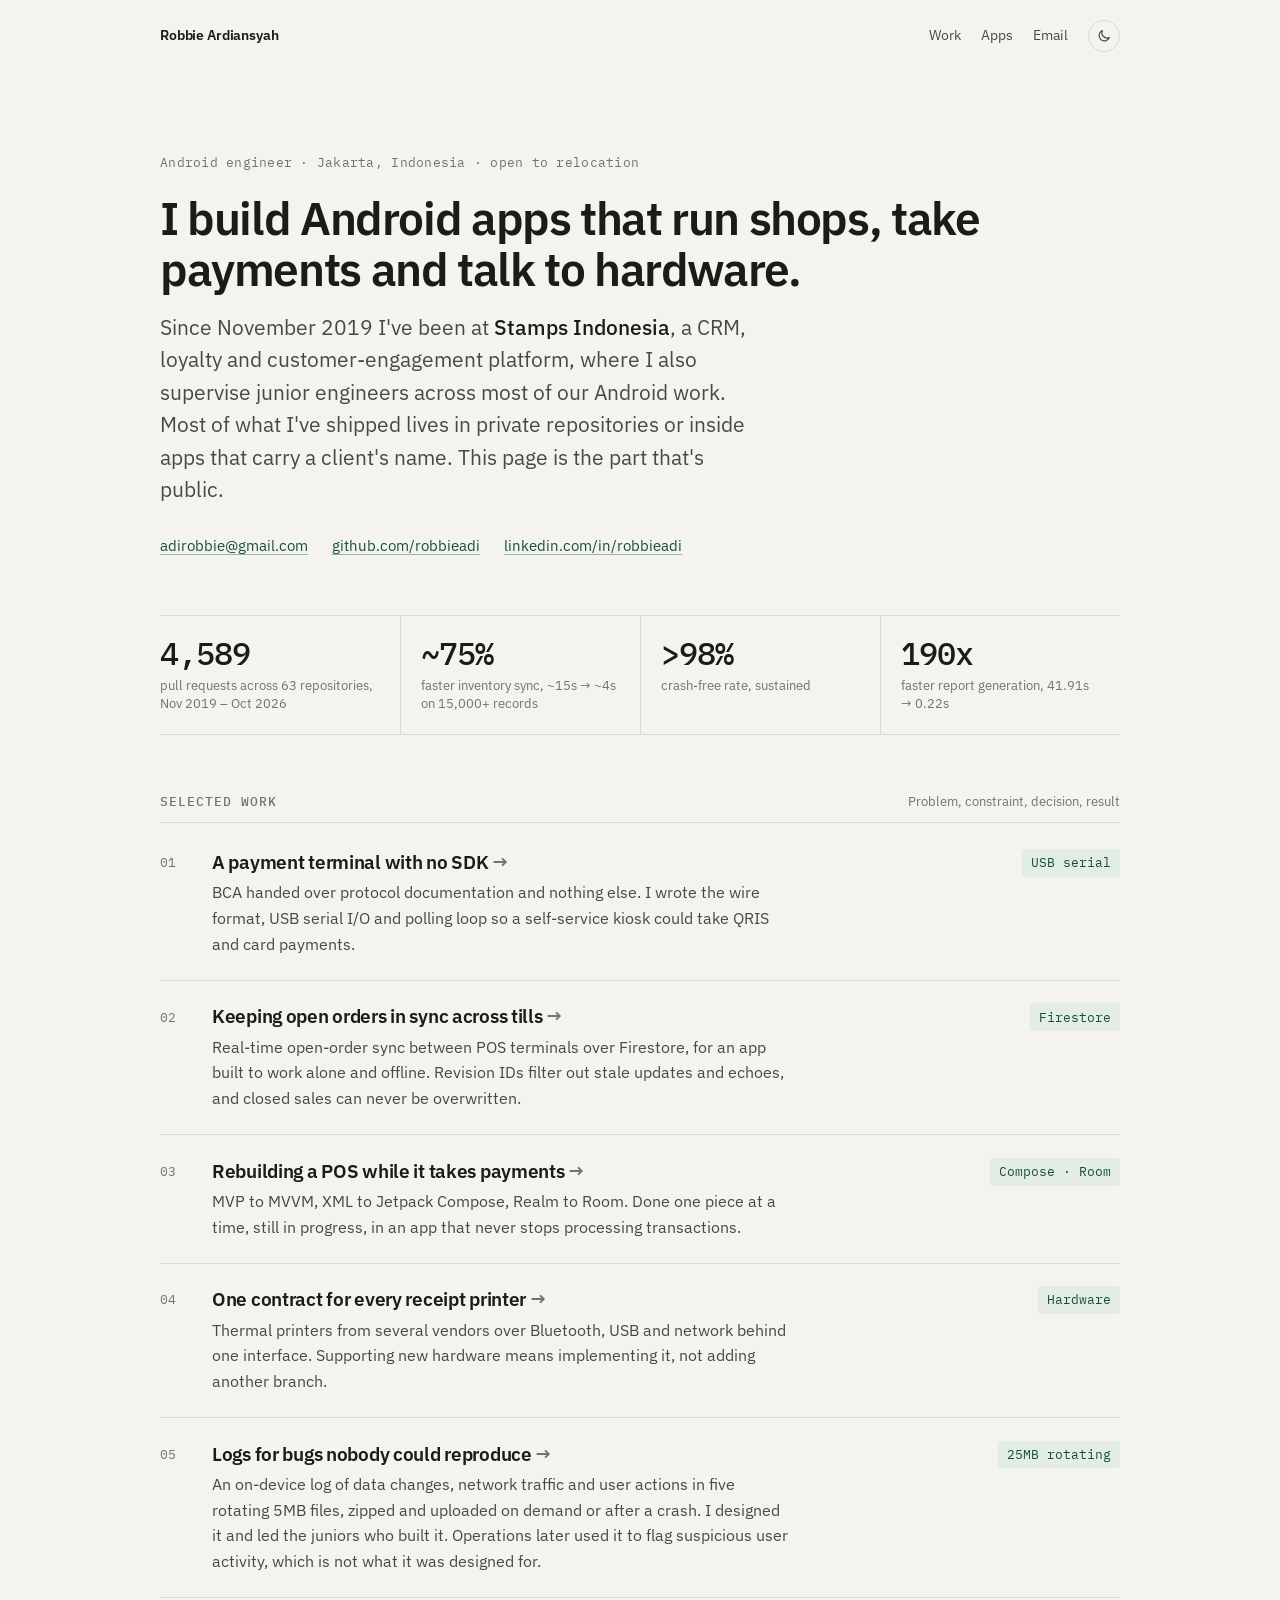
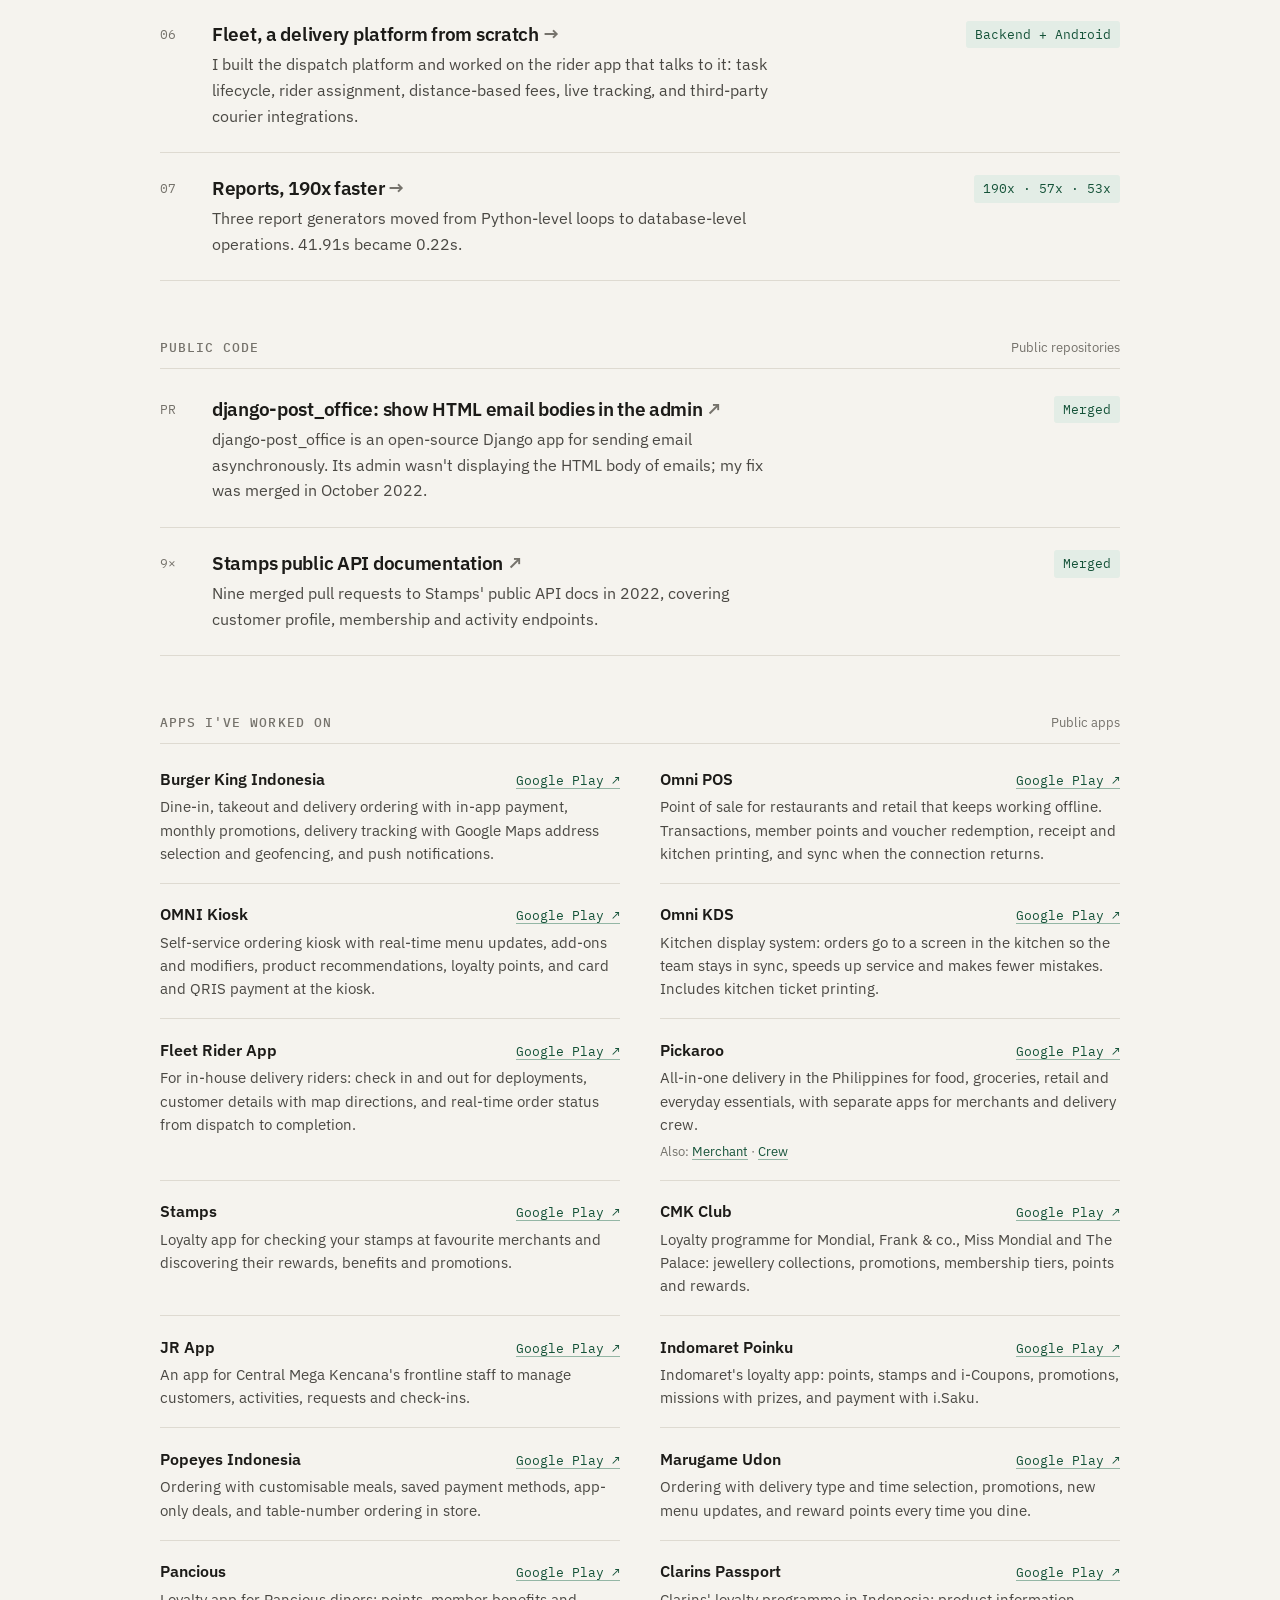
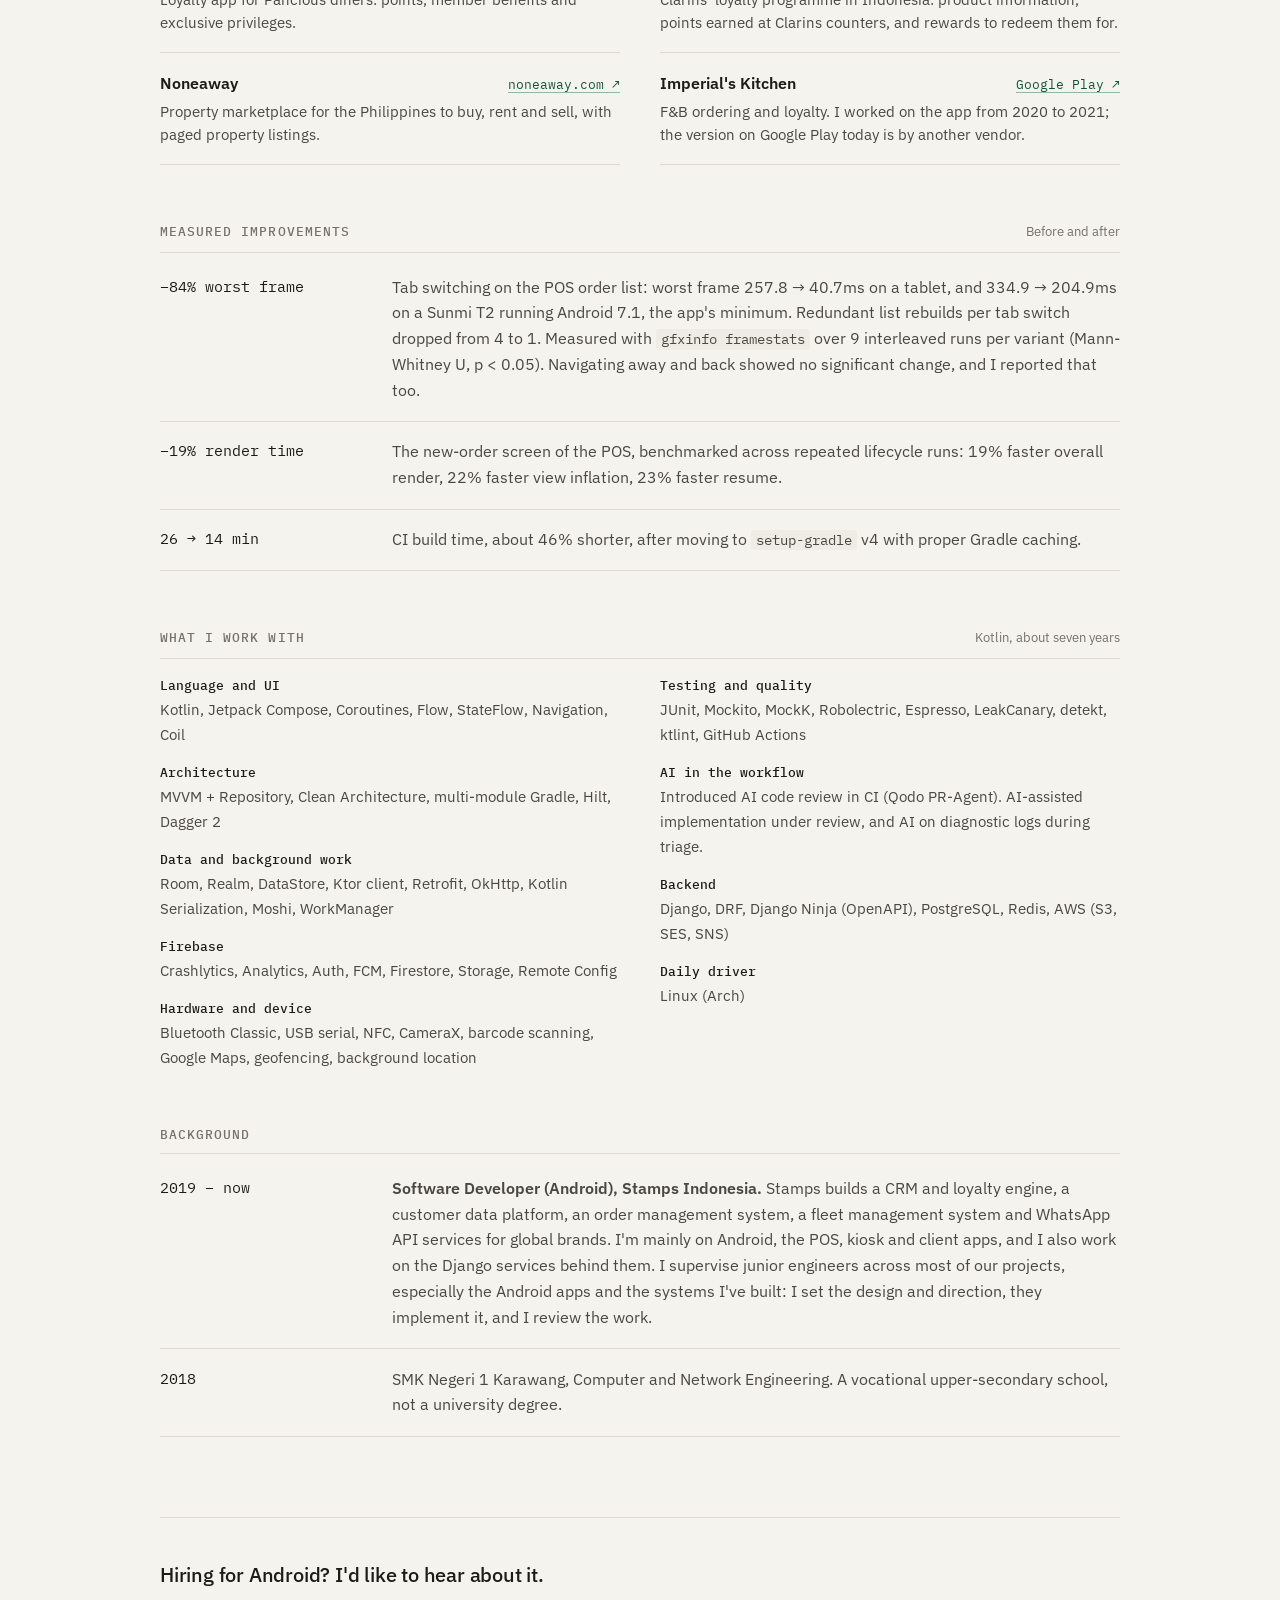
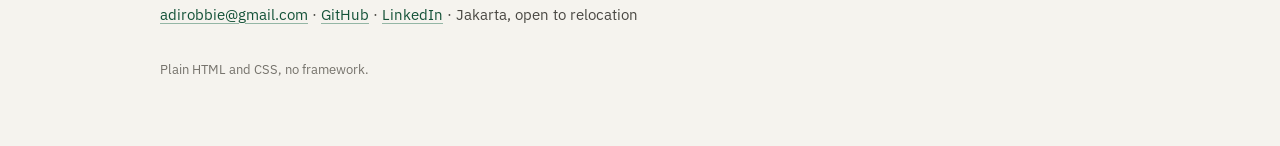
<file: index.html>
<!doctype html>
<html lang="en">
<head>
<meta charset="utf-8">
<meta name="viewport" content="width=device-width, initial-scale=1">
<title>Robbie Ardiansyah, Android Engineer</title>
<meta name="description" content="Android engineer in Jakarta with seven years of Kotlin in production: payments, point-of-sale hardware, offline-first apps and delivery systems. Open to relocation.">
<meta property="og:title" content="Robbie Ardiansyah, Android Engineer">
<meta property="og:description" content="Seven years of production Android: payments, POS hardware, offline-first apps, delivery systems.">
<meta property="og:type" content="website">
<meta name="theme-color" content="#f5f3ee" media="(prefers-color-scheme: light)">
<meta name="theme-color" content="#131514" media="(prefers-color-scheme: dark)">
<link rel="icon" href="assets/favicon.svg" type="image/svg+xml">
<script>try{var t=localStorage.getItem("theme");if(t)document.documentElement.setAttribute("data-theme",t)}catch(e){}</script>
<link rel="preconnect" href="https://fonts.googleapis.com">
<link rel="preconnect" href="https://fonts.gstatic.com" crossorigin>
<link rel="stylesheet" href="https://fonts.googleapis.com/css2?family=IBM+Plex+Mono:wght@400;500&family=IBM+Plex+Sans:wght@400;500;600&display=swap">
<link rel="stylesheet" href="assets/style.css">
</head>
<body>
<a class="skip" href="#main">Skip to content</a>
<div class="wrap">
  <header class="bar">
    <a class="home" href="./">Robbie Ardiansyah</a>
    <nav aria-label="Primary">
      <a class="opt" href="#work">Work</a>
      <a class="opt" href="#apps">Apps</a>
      <a href="mailto:adirobbie@gmail.com">Email</a>
      <button class="theme-toggle" type="button" aria-label="Toggle theme">
        <svg class="moon" viewBox="0 0 24 24" fill="none" stroke="currentColor" stroke-width="1.8" stroke-linecap="round" stroke-linejoin="round" aria-hidden="true"><path d="M20 14.5A8 8 0 0 1 9.5 4a8 8 0 1 0 10.5 10.5z"/></svg>
        <svg class="sun" viewBox="0 0 24 24" fill="none" stroke="currentColor" stroke-width="1.8" stroke-linecap="round" aria-hidden="true"><circle cx="12" cy="12" r="4"/><path d="M12 2v2M12 20v2M4.9 4.9l1.4 1.4M17.7 17.7l1.4 1.4M2 12h2M20 12h2M4.9 19.1l1.4-1.4M17.7 6.3l1.4-1.4"/></svg>
      </button>
    </nav>
  </header>

  <main id="main">
    <div class="hero">
      <p class="eyebrow">Android engineer · Jakarta, Indonesia · open to relocation</p>
      <h1>I build Android apps that run shops, take payments and talk to hardware.</h1>
      <p class="lede">
        Since November 2019 I've been at <strong>Stamps Indonesia</strong>, a CRM, loyalty and
        customer-engagement platform, where I also supervise junior engineers across most of our
        Android work. Most of what I've shipped lives in private repositories or inside
        apps that carry a client's name. This page is the part that's public.
      </p>
      <div class="contact">
        <a href="mailto:adirobbie@gmail.com">adirobbie@gmail.com</a>
        <a href="https://github.com/robbieadi">github.com/robbieadi</a>
        <a href="https://www.linkedin.com/in/robbieadi/">linkedin.com/in/robbieadi</a>
      </div>
    </div>

    <div class="figures" role="list">
      <div class="figure" role="listitem"><span class="n">4,589</span><span class="l">pull requests across 63 repositories, Nov 2019 – Oct 2026</span></div>
      <div class="figure" role="listitem"><span class="n">~75%</span><span class="l">faster inventory sync, ~15s → ~4s on 15,000+ records</span></div>
      <div class="figure" role="listitem"><span class="n">&gt;98%</span><span class="l">crash-free rate, sustained</span></div>
      <div class="figure" role="listitem"><span class="n">190x</span><span class="l">faster report generation, 41.91s → 0.22s</span></div>
    </div>

    <section id="work" aria-labelledby="work-h">
      <div class="section-head">
        <h2 id="work-h">Selected work</h2>
        <p>Problem, constraint, decision, result</p>
      </div>
      <ul class="cases">
        <li><a class="case" href="work/bca-edc.html">
          <span class="idx">01</span>
          <span>
            <h3>A payment terminal with no SDK <span class="arrow" aria-hidden="true">→</span></h3>
            <p>BCA handed over protocol documentation and nothing else. I wrote the wire format, USB serial I/O and polling loop so a self-service kiosk could take QRIS and card payments.</p>
          </span>
          <span class="tag">USB serial</span>
        </a></li>
        <li><a class="case" href="work/order-sync.html">
          <span class="idx">02</span>
          <span>
            <h3>Keeping open orders in sync across tills <span class="arrow" aria-hidden="true">→</span></h3>
            <p>Real-time open-order sync between POS terminals over Firestore, for an app built to work alone and offline. Revision IDs filter out stale updates and echoes, and closed sales can never be overwritten.</p>
          </span>
          <span class="tag">Firestore</span>
        </a></li>
        <li><a class="case" href="work/migrations.html">
          <span class="idx">03</span>
          <span>
            <h3>Rebuilding a POS while it takes payments <span class="arrow" aria-hidden="true">→</span></h3>
            <p>MVP to MVVM, XML to Jetpack Compose, Realm to Room. Done one piece at a time, still in progress, in an app that never stops processing transactions.</p>
          </span>
          <span class="tag">Compose · Room</span>
        </a></li>
        <li><a class="case" href="work/printers.html">
          <span class="idx">04</span>
          <span>
            <h3>One contract for every receipt printer <span class="arrow" aria-hidden="true">→</span></h3>
            <p>Thermal printers from several vendors over Bluetooth, USB and network behind one interface. Supporting new hardware means implementing it, not adding another branch.</p>
          </span>
          <span class="tag">Hardware</span>
        </a></li>
        <li><a class="case" href="work/diagnostic-logging.html">
          <span class="idx">05</span>
          <span>
            <h3>Logs for bugs nobody could reproduce <span class="arrow" aria-hidden="true">→</span></h3>
            <p>An on-device log of data changes, network traffic and user actions in five rotating 5MB files, zipped and uploaded on demand or after a crash. I designed it and led the juniors who built it. Operations later used it to flag suspicious user activity, which is not what it was designed for.</p>
          </span>
          <span class="tag">25MB rotating</span>
        </a></li>
        <li><a class="case" href="work/fleet.html">
          <span class="idx">06</span>
          <span>
            <h3>Fleet, a delivery platform from scratch <span class="arrow" aria-hidden="true">→</span></h3>
            <p>I built the dispatch platform and worked on the rider app that talks to it: task lifecycle, rider assignment, distance-based fees, live tracking, and third-party courier integrations.</p>
          </span>
          <span class="tag">Backend + Android</span>
        </a></li>
        <li><a class="case" href="work/report-speedup.html">
          <span class="idx">07</span>
          <span>
            <h3>Reports, 190x faster <span class="arrow" aria-hidden="true">→</span></h3>
            <p>Three report generators moved from Python-level loops to database-level operations. 41.91s became 0.22s.</p>
          </span>
          <span class="tag">190x · 57x · 53x</span>
        </a></li>
      </ul>
    </section>

    <section id="public-code" aria-labelledby="code-h">
      <div class="section-head">
        <h2 id="code-h">Public code</h2>
        <p>Public repositories</p>
      </div>
      <ul class="cases">
        <li><a class="case" href="https://github.com/ui/django-post_office/pull/418">
          <span class="idx">PR</span>
          <span>
            <h3>django-post_office: show HTML email bodies in the admin <span class="arrow" aria-hidden="true">↗</span></h3>
            <p>django-post_office is an open-source Django app for sending email asynchronously. Its admin wasn't displaying the HTML body of emails; my fix was merged in October 2022.</p>
          </span>
          <span class="tag">Merged</span>
        </a></li>
        <li><a class="case" href="https://github.com/ui/stamps-api-docs/pulls?q=is%3Apr+author%3Arobbieadi+is%3Amerged">
          <span class="idx">9×</span>
          <span>
            <h3>Stamps public API documentation <span class="arrow" aria-hidden="true">↗</span></h3>
            <p>Nine merged pull requests to Stamps' public API docs in 2022, covering customer profile, membership and activity endpoints.</p>
          </span>
          <span class="tag">Merged</span>
        </a></li>
      </ul>
    </section>

    <section id="apps" aria-labelledby="apps-h">
      <div class="section-head">
        <h2 id="apps-h">Apps I've worked on</h2>
        <p>Public apps</p>
      </div>
      <ul class="apps">
        <li>
          <div class="name"><strong>Burger King Indonesia</strong><a href="https://play.google.com/store/apps/details?id=burgerking.id.android">Google Play ↗</a></div>
          <p>Dine-in, takeout and delivery ordering with in-app payment, monthly promotions, delivery tracking with Google Maps address selection and geofencing, and push notifications.</p>
        </li>
        <li>
          <div class="name"><strong>Omni POS</strong><a href="https://play.google.com/store/apps/details?id=omni.id.android">Google Play ↗</a></div>
          <p>Point of sale for restaurants and retail that keeps working offline. Transactions, member points and voucher redemption, receipt and kitchen printing, and sync when the connection returns.</p>
        </li>
        <li>
          <div class="name"><strong>OMNI Kiosk</strong><a href="https://play.google.com/store/apps/details?id=id.co.stamps.kiosk">Google Play ↗</a></div>
          <p>Self-service ordering kiosk with real-time menu updates, add-ons and modifiers, product recommendations, loyalty points, and card and QRIS payment at the kiosk.</p>
        </li>
        <li>
          <div class="name"><strong>Omni KDS</strong><a href="https://play.google.com/store/apps/details?id=id.co.stamps.kds">Google Play ↗</a></div>
          <p>Kitchen display system: orders go to a screen in the kitchen so the team stays in sync, speeds up service and makes fewer mistakes. Includes kitchen ticket printing.</p>
        </li>
        <li>
          <div class="name"><strong>Fleet Rider App</strong><a href="https://play.google.com/store/apps/details?id=com.fleet.android">Google Play ↗</a></div>
          <p>For in-house delivery riders: check in and out for deployments, customer details with map directions, and real-time order status from dispatch to completion.</p>
        </li>
        <li>
          <div class="name"><strong>Pickaroo</strong><a href="https://play.google.com/store/apps/details?id=com.pickaroo.android">Google Play ↗</a></div>
          <p>All-in-one delivery in the Philippines for food, groceries, retail and everyday essentials, with separate apps for merchants and delivery crew.</p>
          <p class="more">Also: <a href="https://play.google.com/store/apps/details?id=com.pickaroo.merchant_app">Merchant</a> · <a href="https://play.google.com/store/apps/details?id=com.pickaroo.crewapp">Crew</a></p>
        </li>
        <li>
          <div class="name"><strong>Stamps</strong><a href="https://play.google.com/store/apps/details?id=id.stamps.android">Google Play ↗</a></div>
          <p>Loyalty app for checking your stamps at favourite merchants and discovering their rewards, benefits and promotions.</p>
        </li>
        <li>
          <div class="name"><strong>CMK Club</strong><a href="https://play.google.com/store/apps/details?id=cmk.mobile.android">Google Play ↗</a></div>
          <p>Loyalty programme for Mondial, Frank &amp; co., Miss Mondial and The Palace: jewellery collections, promotions, membership tiers, points and rewards.</p>
        </li>
        <li>
          <div class="name"><strong>JR App</strong><a href="https://play.google.com/store/apps/details?id=com.jr.android">Google Play ↗</a></div>
          <p>An app for Central Mega Kencana's frontline staff to manage customers, activities, requests and check-ins.</p>
        </li>
        <li>
          <div class="name"><strong>Indomaret Poinku</strong><a href="https://play.google.com/store/apps/details?id=mypoin.indomaret.android">Google Play ↗</a></div>
          <p>Indomaret's loyalty app: points, stamps and i-Coupons, promotions, missions with prizes, and payment with i.Saku.</p>
        </li>
        <li>
          <div class="name"><strong>Popeyes Indonesia</strong><a href="https://play.google.com/store/apps/details?id=com.popeyes.id">Google Play ↗</a></div>
          <p>Ordering with customisable meals, saved payment methods, app-only deals, and table-number ordering in store.</p>
        </li>
        <li>
          <div class="name"><strong>Marugame Udon</strong><a href="https://play.google.com/store/apps/details?id=com.marugame.indonesia">Google Play ↗</a></div>
          <p>Ordering with delivery type and time selection, promotions, new menu updates, and reward points every time you dine.</p>
        </li>
        <li>
          <div class="name"><strong>Pancious</strong><a href="https://play.google.com/store/apps/details?id=pancious.memberships.android">Google Play ↗</a></div>
          <p>Loyalty app for Pancious diners: points, member benefits and exclusive privileges.</p>
        </li>
        <li>
          <div class="name"><strong>Clarins Passport</strong><a href="https://play.google.com/store/apps/details?id=clarins_membership.id.android">Google Play ↗</a></div>
          <p>Clarins' loyalty programme in Indonesia: product information, points earned at Clarins counters, and rewards to redeem them for.</p>
        </li>
        <li>
          <div class="name"><strong>Noneaway</strong><a href="https://noneaway.com/">noneaway.com ↗</a></div>
          <p>Property marketplace for the Philippines to buy, rent and sell, with paged property listings.</p>
        </li>
        <li>
          <div class="name"><strong>Imperial's Kitchen</strong><a href="https://play.google.com/store/apps/details?id=com.perkssbazaar.member.imperialskitchen">Google Play ↗</a></div>
          <p>F&amp;B ordering and loyalty. I worked on the app from 2020 to 2021; the version on Google Play today is by another vendor.</p>
        </li>
      </ul>
    </section>

    <section aria-labelledby="measured-h">
      <div class="section-head">
        <h2 id="measured-h">Measured improvements</h2>
        <p>Before and after</p>
      </div>
      <dl class="rows">
        <div class="row">
          <dt>−84% worst frame</dt>
          <dd>Tab switching on the POS order list: worst frame 257.8 → 40.7ms on a tablet, and 334.9 → 204.9ms on a Sunmi T2 running Android 7.1, the app's minimum. Redundant list rebuilds per tab switch dropped from 4 to 1. Measured with <code>gfxinfo framestats</code> over 9 interleaved runs per variant (Mann-Whitney U, p &lt; 0.05). Navigating away and back showed no significant change, and I reported that too.</dd>
        </div>
        <div class="row">
          <dt>−19% render time</dt>
          <dd>The new-order screen of the POS, benchmarked across repeated lifecycle runs: 19% faster overall render, 22% faster view inflation, 23% faster resume.</dd>
        </div>
        <div class="row">
          <dt>26 → 14 min</dt>
          <dd>CI build time, about 46% shorter, after moving to <code>setup-gradle</code> v4 with proper Gradle caching.</dd>
        </div>
      </dl>
    </section>

    <section aria-labelledby="stack-h">
      <div class="section-head">
        <h2 id="stack-h">What I work with</h2>
        <p>Kotlin, about seven years</p>
      </div>
      <ul class="stack">
        <li><b>Language and UI</b>Kotlin, Jetpack Compose, Coroutines, Flow, StateFlow, Navigation, Coil</li>
        <li><b>Architecture</b>MVVM + Repository, Clean Architecture, multi-module Gradle, Hilt, Dagger 2</li>
        <li><b>Data and background work</b>Room, Realm, DataStore, Ktor client, Retrofit, OkHttp, Kotlin Serialization, Moshi, WorkManager</li>
        <li><b>Firebase</b>Crashlytics, Analytics, Auth, FCM, Firestore, Storage, Remote Config</li>
        <li><b>Hardware and device</b>Bluetooth Classic, USB serial, NFC, CameraX, barcode scanning, Google Maps, geofencing, background location</li>
        <li><b>Testing and quality</b>JUnit, Mockito, MockK, Robolectric, Espresso, LeakCanary, detekt, ktlint, GitHub Actions</li>
        <li><b>AI in the workflow</b>Introduced AI code review in CI (Qodo PR-Agent). AI-assisted implementation under review, and AI on diagnostic logs during triage.</li>
        <li><b>Backend</b>Django, DRF, Django Ninja (OpenAPI), PostgreSQL, Redis, AWS (S3, SES, SNS)</li>
        <li><b>Daily driver</b>Linux (Arch)</li>
      </ul>
    </section>

    <section aria-labelledby="bg-h">
      <div class="section-head">
        <h2 id="bg-h">Background</h2>
      </div>
      <dl class="rows">
        <div class="row">
          <dt>2019 – now</dt>
          <dd><p><strong>Software Developer (Android), Stamps Indonesia.</strong> Stamps builds a CRM and loyalty engine, a customer data platform, an order management system, a fleet management system and WhatsApp API services for global brands. I'm mainly on Android, the POS, kiosk and client apps, and I also work on the Django services behind them. I supervise junior engineers across most of our projects, especially the Android apps and the systems I've built: I set the design and direction, they implement it, and I review the work.</p></dd>
        </div>
        <div class="row">
          <dt>2018</dt>
          <dd>SMK Negeri 1 Karawang, Computer and Network Engineering. A vocational upper-secondary school, not a university degree.</dd>
        </div>
      </dl>
    </section>
  </main>

  <footer>
    <p class="cta">Hiring for Android? I'd like to hear about it.</p>
    <p><a href="mailto:adirobbie@gmail.com">adirobbie@gmail.com</a> · <a href="https://github.com/robbieadi">GitHub</a> · <a href="https://www.linkedin.com/in/robbieadi/">LinkedIn</a> · Jakarta, open to relocation</p>
    <p class="small">Plain HTML and CSS, no framework.</p>
  </footer>
</div>
<script src="assets/theme.js"></script>
</body>
</html>
</file>
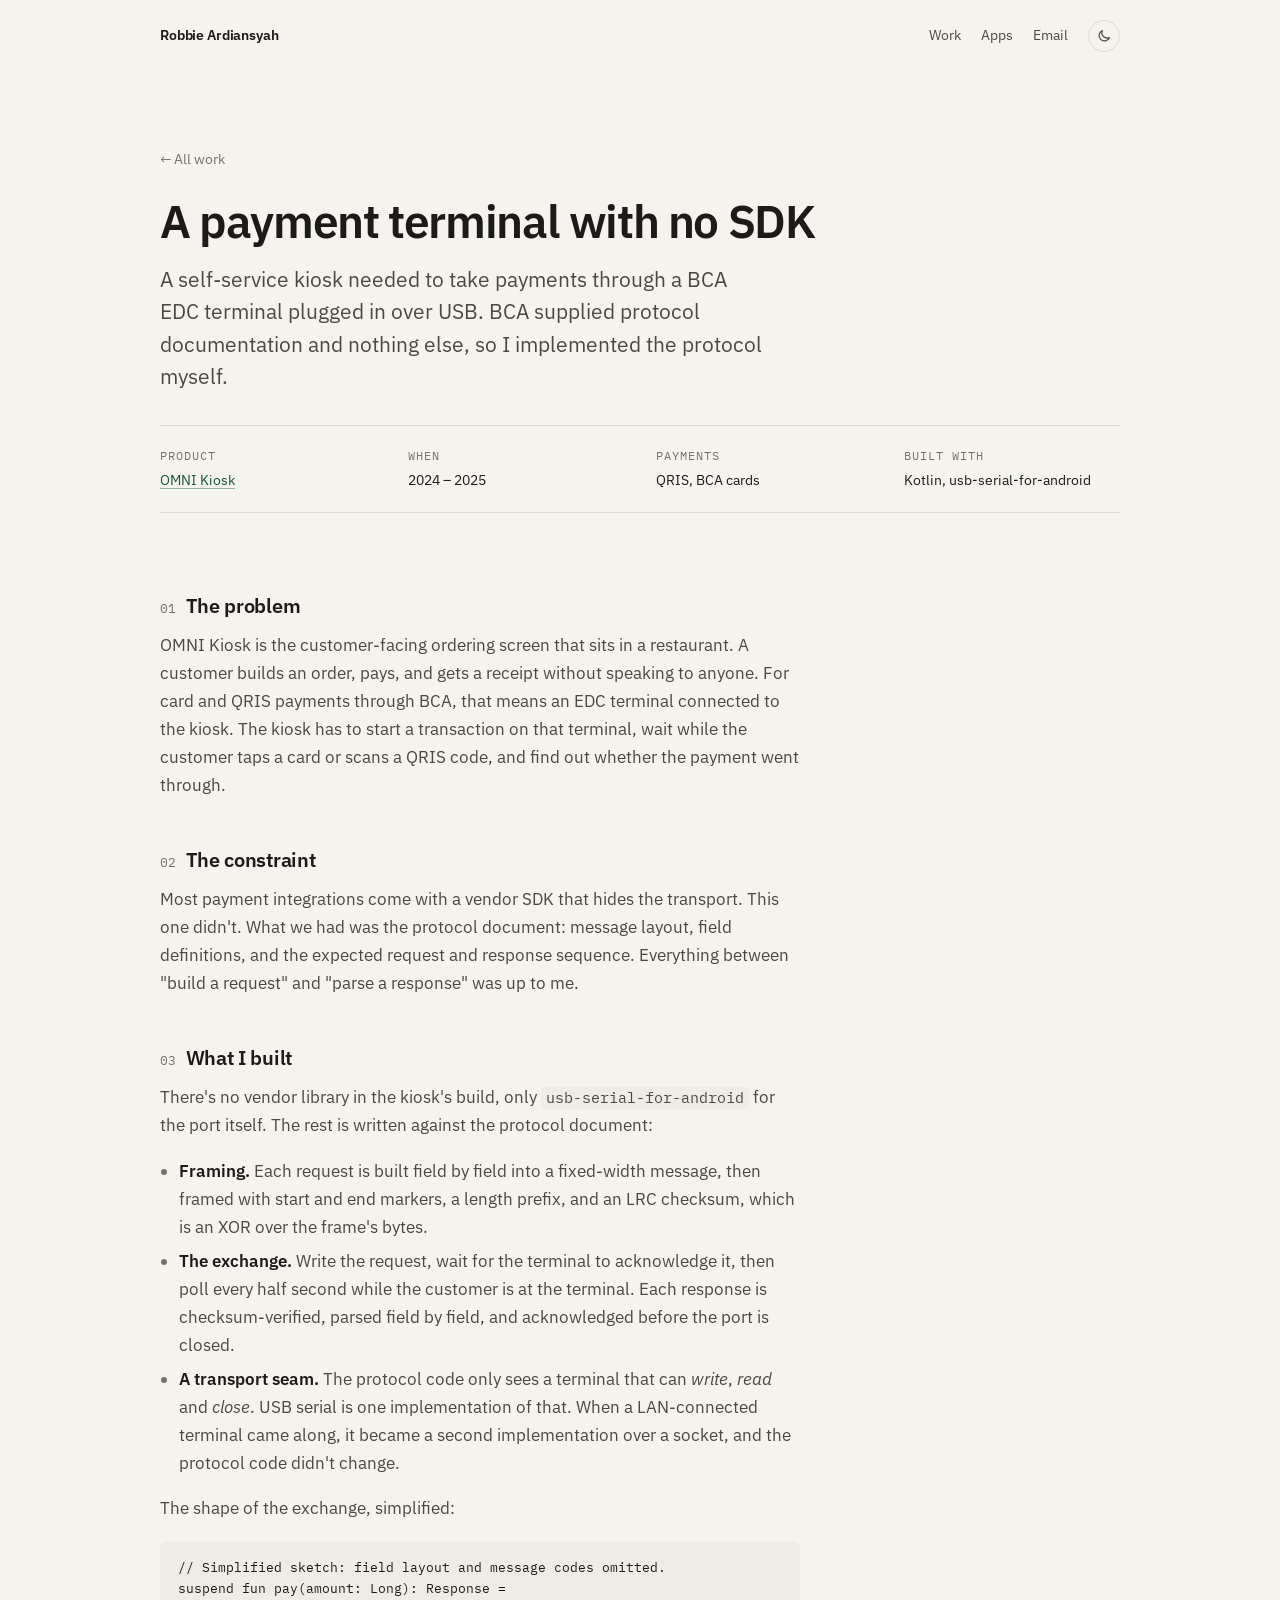
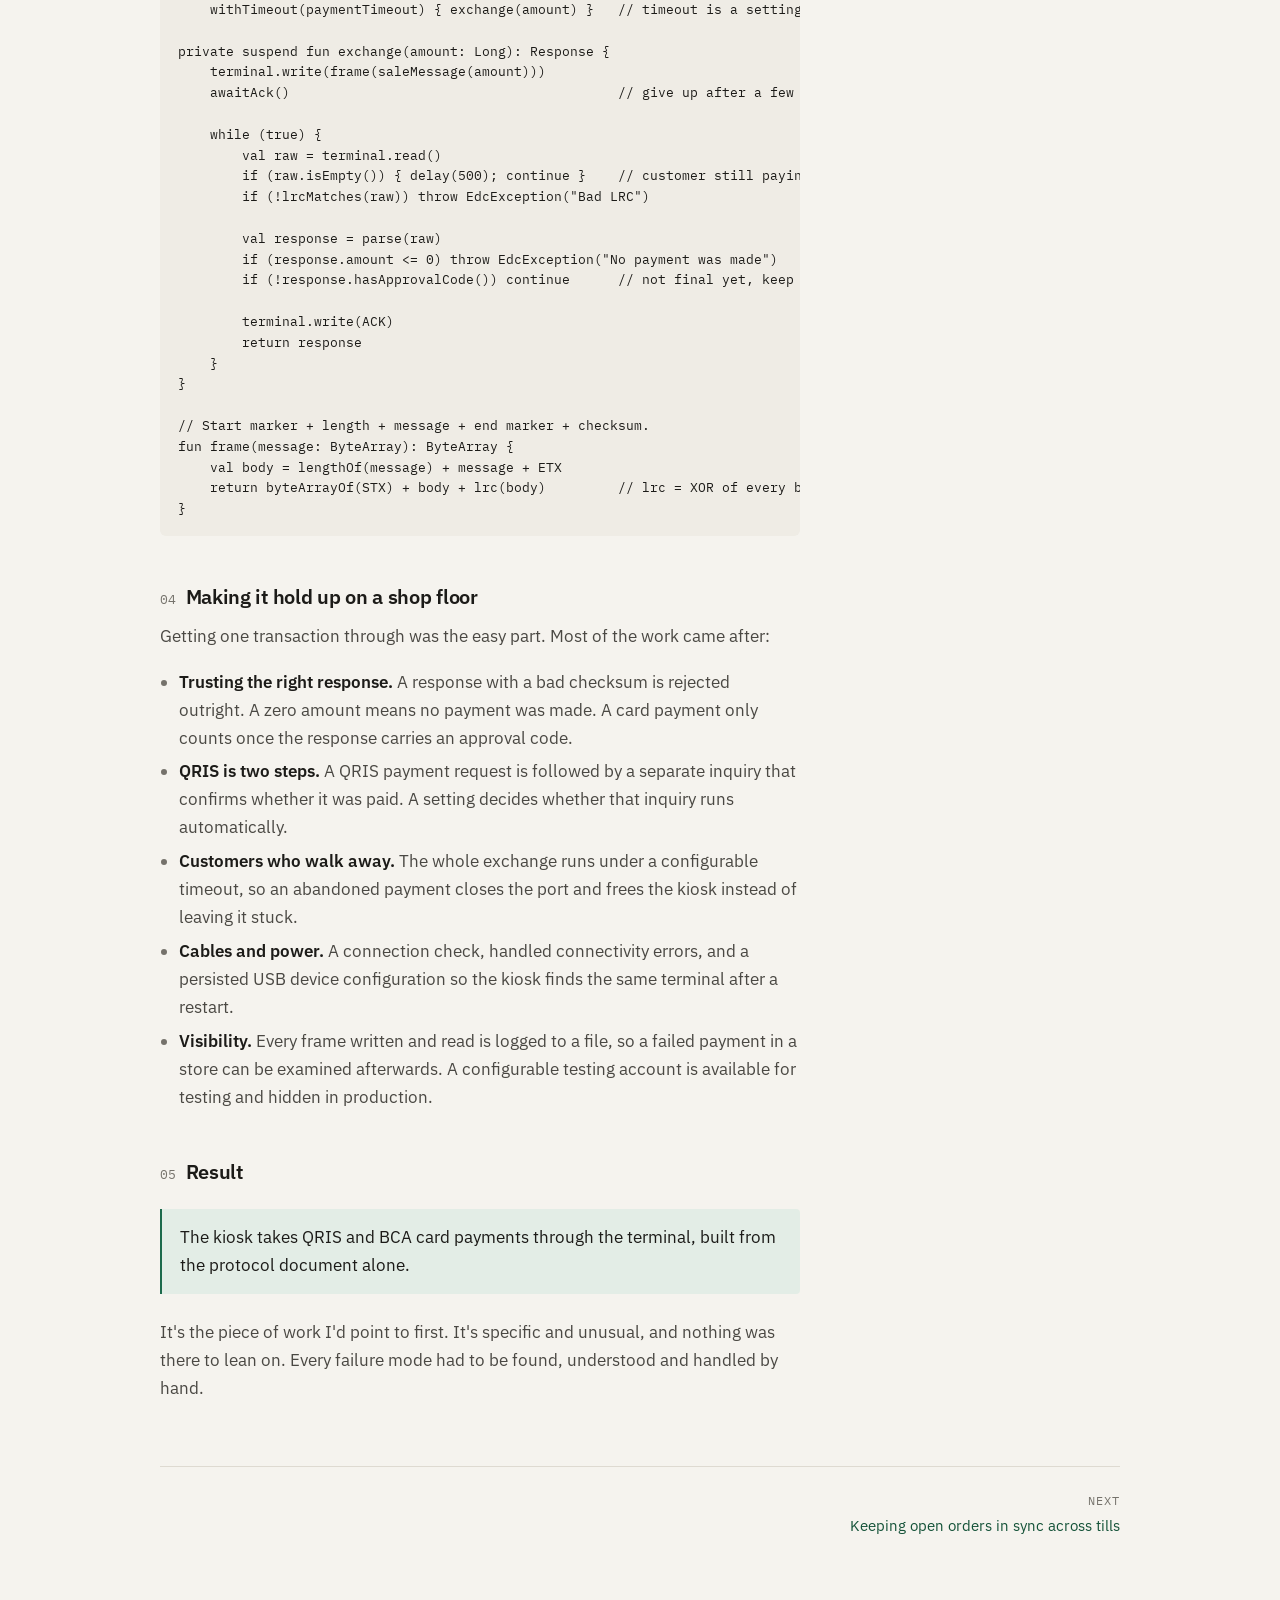
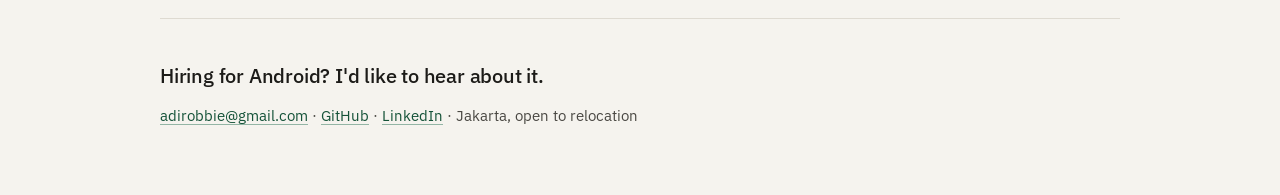
<file: work/bca-edc.html>
<!doctype html>
<html lang="en">
<head>
<meta charset="utf-8">
<meta name="viewport" content="width=device-width, initial-scale=1">
<title>A payment terminal with no SDK · Robbie Ardiansyah</title>
<meta name="description" content="Integrating a BCA EDC payment terminal into a self-service kiosk over USB serial, from protocol documentation alone.">
<meta property="og:title" content="A payment terminal with no SDK">
<meta property="og:description" content="Integrating a BCA EDC payment terminal into a self-service kiosk over USB serial, from protocol documentation alone.">
<meta property="og:type" content="article">
<meta name="theme-color" content="#f5f3ee" media="(prefers-color-scheme: light)">
<meta name="theme-color" content="#131514" media="(prefers-color-scheme: dark)">
<link rel="icon" href="../assets/favicon.svg" type="image/svg+xml">
<script>try{var t=localStorage.getItem("theme");if(t)document.documentElement.setAttribute("data-theme",t)}catch(e){}</script>
<link rel="preconnect" href="https://fonts.googleapis.com">
<link rel="preconnect" href="https://fonts.gstatic.com" crossorigin>
<link rel="stylesheet" href="https://fonts.googleapis.com/css2?family=IBM+Plex+Mono:wght@400;500&family=IBM+Plex+Sans:wght@400;500;600&display=swap">
<link rel="stylesheet" href="../assets/style.css">
</head>
<body>
<a class="skip" href="#main">Skip to content</a>
<div class="wrap">
  <header class="bar">
    <a class="home" href="../">Robbie Ardiansyah</a>
    <nav aria-label="Primary">
      <a class="opt" href="../#work">Work</a>
      <a class="opt" href="../#apps">Apps</a>
      <a href="mailto:adirobbie@gmail.com">Email</a>
      <button class="theme-toggle" type="button" aria-label="Toggle theme">
        <svg class="moon" viewBox="0 0 24 24" fill="none" stroke="currentColor" stroke-width="1.8" stroke-linecap="round" stroke-linejoin="round" aria-hidden="true"><path d="M20 14.5A8 8 0 0 1 9.5 4a8 8 0 1 0 10.5 10.5z"/></svg>
        <svg class="sun" viewBox="0 0 24 24" fill="none" stroke="currentColor" stroke-width="1.8" stroke-linecap="round" aria-hidden="true"><circle cx="12" cy="12" r="4"/><path d="M12 2v2M12 20v2M4.9 4.9l1.4 1.4M17.7 17.7l1.4 1.4M2 12h2M20 12h2M4.9 19.1l1.4-1.4M17.7 6.3l1.4-1.4"/></svg>
      </button>
    </nav>
  </header>

  <main id="main">
    <div class="article-head">
      <a class="back" href="../#work">← All work</a>
      <h1>A payment terminal with no SDK</h1>
      <p class="lede">A self-service kiosk needed to take payments through a BCA EDC terminal plugged in over USB. BCA supplied protocol documentation and nothing else, so I implemented the protocol myself.</p>
      <dl class="facts">
        <div><dt>Product</dt><dd><a href="https://play.google.com/store/apps/details?id=id.co.stamps.kiosk">OMNI Kiosk</a></dd></div>
        <div><dt>When</dt><dd>2024 – 2025</dd></div>
        <div><dt>Payments</dt><dd>QRIS, BCA cards</dd></div>
        <div><dt>Built with</dt><dd>Kotlin, usb-serial-for-android</dd></div>
      </dl>
    </div>

    <article class="prose">
      <h2><span class="k">01</span>The problem</h2>
      <p>OMNI Kiosk is the customer-facing ordering screen that sits in a restaurant. A customer builds an order, pays, and gets a receipt without speaking to anyone. For card and QRIS payments through BCA, that means an EDC terminal connected to the kiosk. The kiosk has to start a transaction on that terminal, wait while the customer taps a card or scans a QRIS code, and find out whether the payment went through.</p>

      <h2><span class="k">02</span>The constraint</h2>
      <p>Most payment integrations come with a vendor SDK that hides the transport. This one didn't. What we had was the protocol document: message layout, field definitions, and the expected request and response sequence. Everything between "build a request" and "parse a response" was up to me.</p>

      <h2><span class="k">03</span>What I built</h2>
      <p>There's no vendor library in the kiosk's build, only <code>usb-serial-for-android</code> for the port itself. The rest is written against the protocol document:</p>
      <ul>
        <li><strong>Framing.</strong> Each request is built field by field into a fixed-width message, then framed with start and end markers, a length prefix, and an LRC checksum, which is an XOR over the frame's bytes.</li>
        <li><strong>The exchange.</strong> Write the request, wait for the terminal to acknowledge it, then poll every half second while the customer is at the terminal. Each response is checksum-verified, parsed field by field, and acknowledged before the port is closed.</li>
        <li><strong>A transport seam.</strong> The protocol code only sees a terminal that can <em>write</em>, <em>read</em> and <em>close</em>. USB serial is one implementation of that. When a LAN-connected terminal came along, it became a second implementation over a socket, and the protocol code didn't change.</li>
      </ul>
      <p>The shape of the exchange, simplified:</p>
<pre><code>// Simplified sketch: field layout and message codes omitted.
suspend fun pay(amount: Long): Response =
    withTimeout(paymentTimeout) { exchange(amount) }   // timeout is a setting

private suspend fun exchange(amount: Long): Response {
    terminal.write(frame(saleMessage(amount)))
    awaitAck()                                         // give up after a few polls

    while (true) {
        val raw = terminal.read()
        if (raw.isEmpty()) { delay(500); continue }    // customer still paying
        if (!lrcMatches(raw)) throw EdcException("Bad LRC")

        val response = parse(raw)
        if (response.amount &lt;= 0) throw EdcException("No payment was made")
        if (!response.hasApprovalCode()) continue      // not final yet, keep polling

        terminal.write(ACK)
        return response
    }
}

// Start marker + length + message + end marker + checksum.
fun frame(message: ByteArray): ByteArray {
    val body = lengthOf(message) + message + ETX
    return byteArrayOf(STX) + body + lrc(body)         // lrc = XOR of every byte
}</code></pre>

      <h2><span class="k">04</span>Making it hold up on a shop floor</h2>
      <p>Getting one transaction through was the easy part. Most of the work came after:</p>
      <ul>
        <li><strong>Trusting the right response.</strong> A response with a bad checksum is rejected outright. A zero amount means no payment was made. A card payment only counts once the response carries an approval code.</li>
        <li><strong>QRIS is two steps.</strong> A QRIS payment request is followed by a separate inquiry that confirms whether it was paid. A setting decides whether that inquiry runs automatically.</li>
        <li><strong>Customers who walk away.</strong> The whole exchange runs under a configurable timeout, so an abandoned payment closes the port and frees the kiosk instead of leaving it stuck.</li>
        <li><strong>Cables and power.</strong> A connection check, handled connectivity errors, and a persisted USB device configuration so the kiosk finds the same terminal after a restart.</li>
        <li><strong>Visibility.</strong> Every frame written and read is logged to a file, so a failed payment in a store can be examined afterwards. A configurable testing account is available for testing and hidden in production.</li>
      </ul>
      <h2><span class="k">05</span>Result</h2>
      <div class="callout"><p>The kiosk takes QRIS and BCA card payments through the terminal, built from the protocol document alone.</p></div>
      <p>It's the piece of work I'd point to first. It's specific and unusual, and nothing was there to lean on. Every failure mode had to be found, understood and handled by hand.</p>
    </article>

    <nav class="next" aria-label="More case studies">
      
      <a class="r" href="order-sync.html"><small>Next</small>Keeping open orders in sync across tills</a>
    </nav>
  </main>

  <footer>
    <p class="cta">Hiring for Android? I'd like to hear about it.</p>
    <p><a href="mailto:adirobbie@gmail.com">adirobbie@gmail.com</a> · <a href="https://github.com/robbieadi">GitHub</a> · <a href="https://www.linkedin.com/in/robbieadi/">LinkedIn</a> · Jakarta, open to relocation</p>
  </footer>
</div>
<script src="../assets/theme.js"></script>
</body>
</html>
</file>
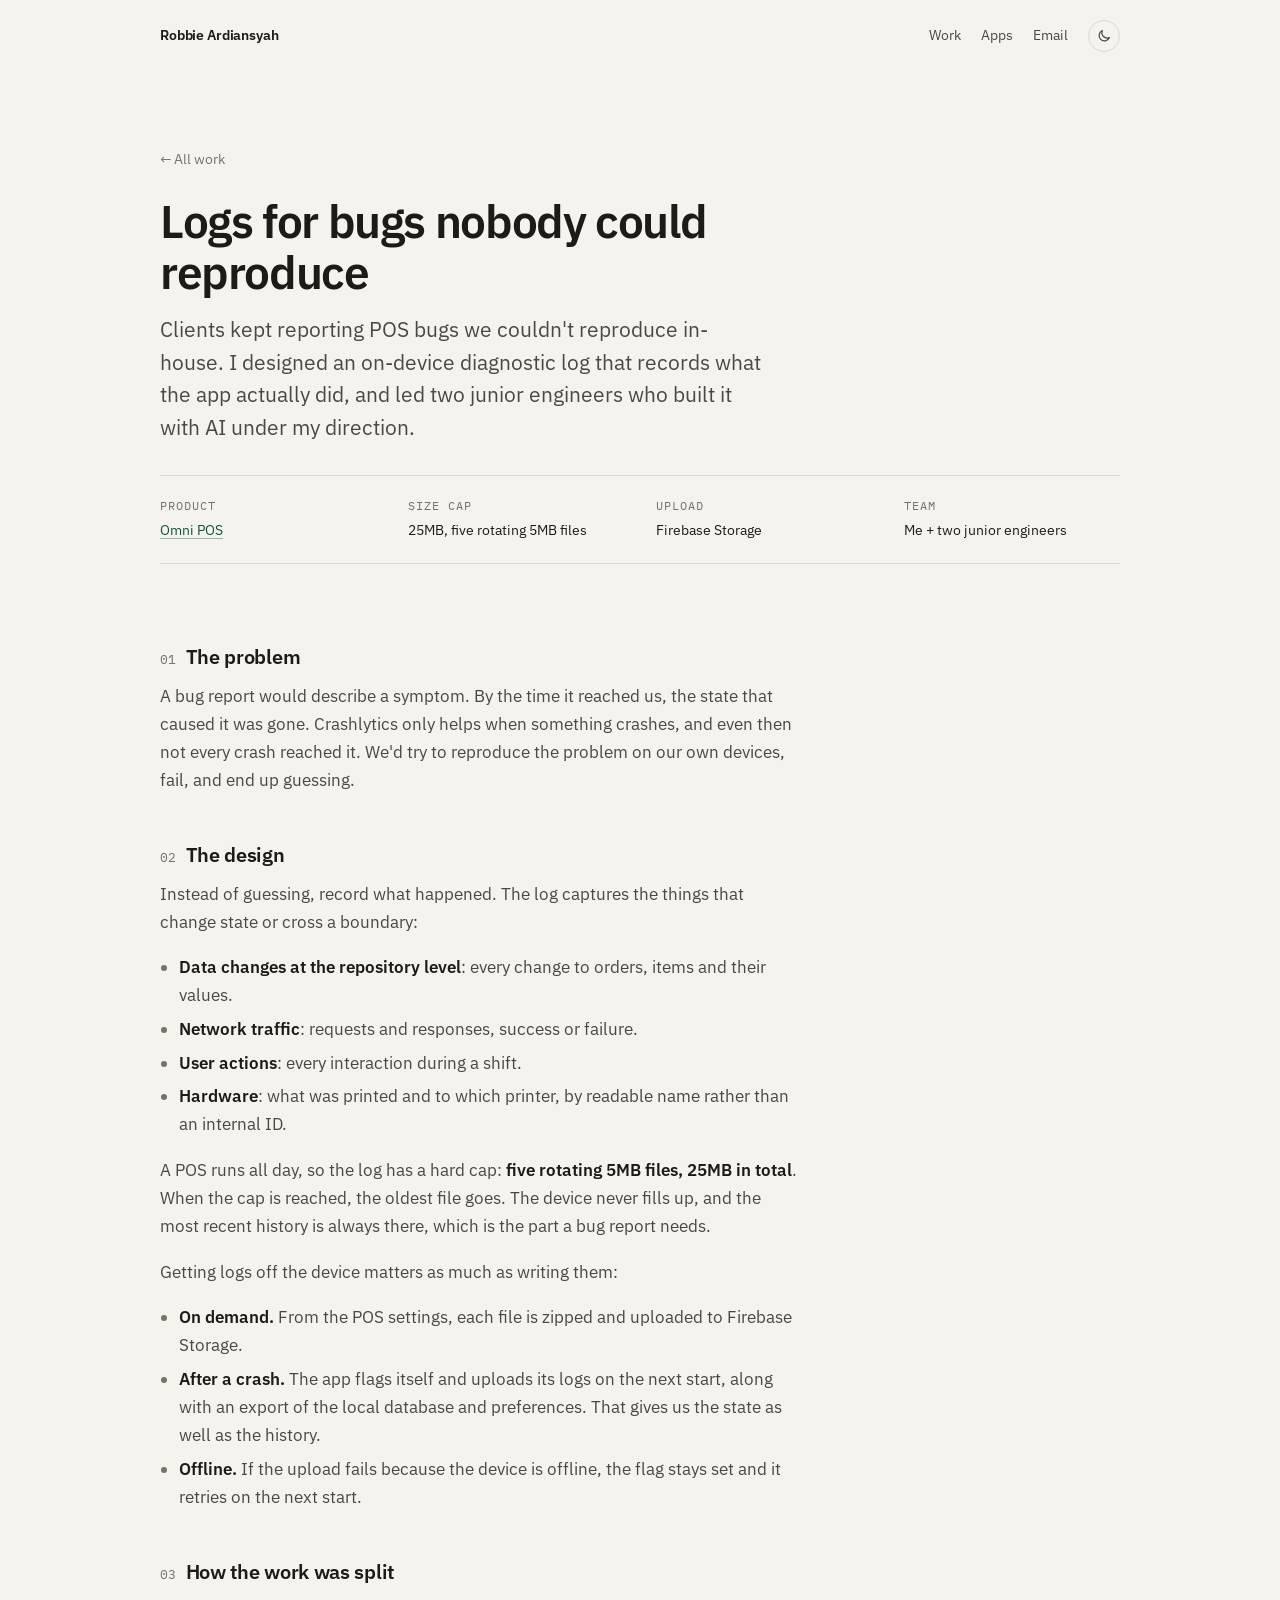
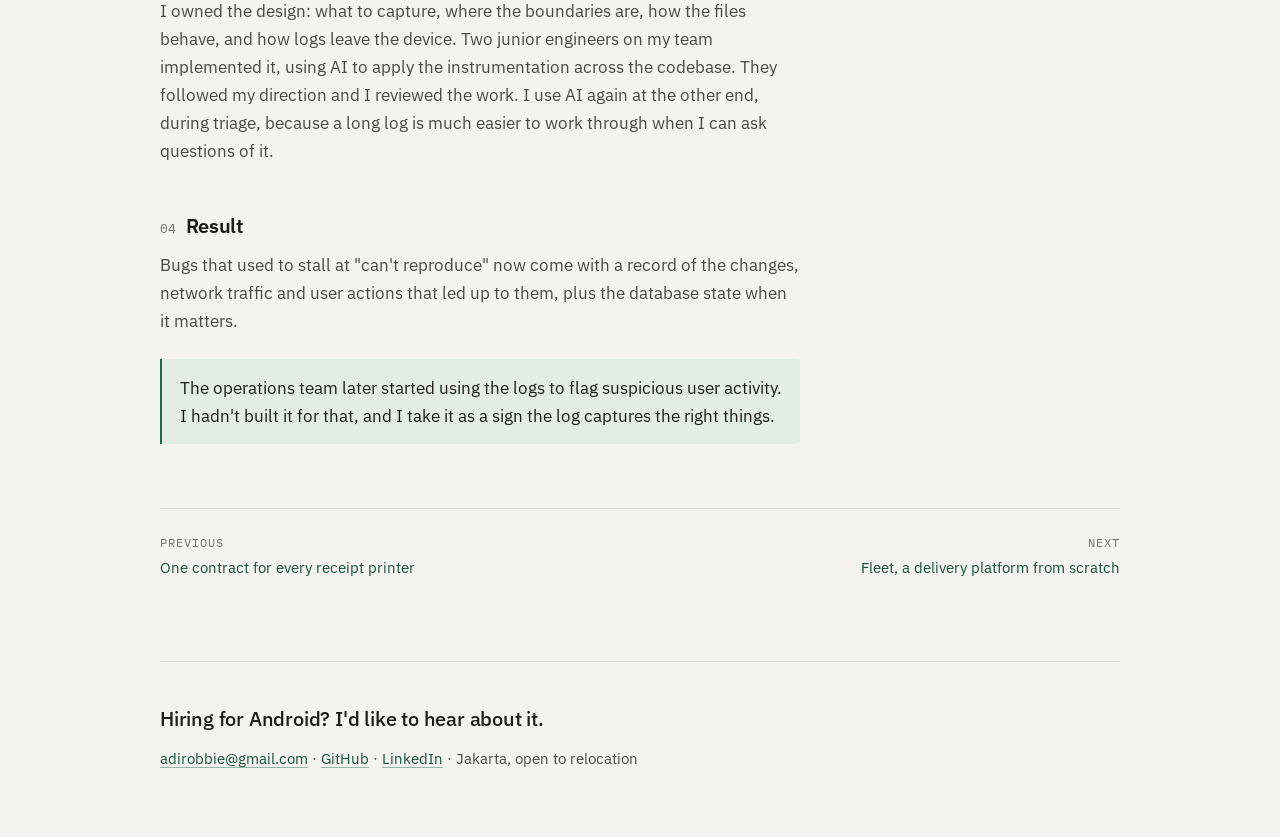
<file: work/diagnostic-logging.html>
<!doctype html>
<html lang="en">
<head>
<meta charset="utf-8">
<meta name="viewport" content="width=device-width, initial-scale=1">
<title>Logs for bugs nobody could reproduce · Robbie Ardiansyah</title>
<meta name="description" content="A size-capped on-device diagnostic log, uploadable on demand, built to debug field issues that never showed up in-house.">
<meta property="og:title" content="Logs for bugs nobody could reproduce">
<meta property="og:description" content="A size-capped on-device diagnostic log, uploadable on demand, built to debug field issues that never showed up in-house.">
<meta property="og:type" content="article">
<meta name="theme-color" content="#f5f3ee" media="(prefers-color-scheme: light)">
<meta name="theme-color" content="#131514" media="(prefers-color-scheme: dark)">
<link rel="icon" href="../assets/favicon.svg" type="image/svg+xml">
<script>try{var t=localStorage.getItem("theme");if(t)document.documentElement.setAttribute("data-theme",t)}catch(e){}</script>
<link rel="preconnect" href="https://fonts.googleapis.com">
<link rel="preconnect" href="https://fonts.gstatic.com" crossorigin>
<link rel="stylesheet" href="https://fonts.googleapis.com/css2?family=IBM+Plex+Mono:wght@400;500&family=IBM+Plex+Sans:wght@400;500;600&display=swap">
<link rel="stylesheet" href="../assets/style.css">
</head>
<body>
<a class="skip" href="#main">Skip to content</a>
<div class="wrap">
  <header class="bar">
    <a class="home" href="../">Robbie Ardiansyah</a>
    <nav aria-label="Primary">
      <a class="opt" href="../#work">Work</a>
      <a class="opt" href="../#apps">Apps</a>
      <a href="mailto:adirobbie@gmail.com">Email</a>
      <button class="theme-toggle" type="button" aria-label="Toggle theme">
        <svg class="moon" viewBox="0 0 24 24" fill="none" stroke="currentColor" stroke-width="1.8" stroke-linecap="round" stroke-linejoin="round" aria-hidden="true"><path d="M20 14.5A8 8 0 0 1 9.5 4a8 8 0 1 0 10.5 10.5z"/></svg>
        <svg class="sun" viewBox="0 0 24 24" fill="none" stroke="currentColor" stroke-width="1.8" stroke-linecap="round" aria-hidden="true"><circle cx="12" cy="12" r="4"/><path d="M12 2v2M12 20v2M4.9 4.9l1.4 1.4M17.7 17.7l1.4 1.4M2 12h2M20 12h2M4.9 19.1l1.4-1.4M17.7 6.3l1.4-1.4"/></svg>
      </button>
    </nav>
  </header>

  <main id="main">
    <div class="article-head">
      <a class="back" href="../#work">← All work</a>
      <h1>Logs for bugs nobody could reproduce</h1>
      <p class="lede">Clients kept reporting POS bugs we couldn't reproduce in-house. I designed an on-device diagnostic log that records what the app actually did, and led two junior engineers who built it with AI under my direction.</p>
      <dl class="facts">
        <div><dt>Product</dt><dd><a href="https://play.google.com/store/apps/details?id=omni.id.android">Omni POS</a></dd></div>
        <div><dt>Size cap</dt><dd>25MB, five rotating 5MB files</dd></div>
        <div><dt>Upload</dt><dd>Firebase Storage</dd></div>
        <div><dt>Team</dt><dd>Me + two junior engineers</dd></div>
      </dl>
    </div>

    <article class="prose">
      <h2><span class="k">01</span>The problem</h2>
      <p>A bug report would describe a symptom. By the time it reached us, the state that caused it was gone. Crashlytics only helps when something crashes, and even then not every crash reached it. We'd try to reproduce the problem on our own devices, fail, and end up guessing.</p>

      <h2><span class="k">02</span>The design</h2>
      <p>Instead of guessing, record what happened. The log captures the things that change state or cross a boundary:</p>
      <ul>
        <li><strong>Data changes at the repository level</strong>: every change to orders, items and their values.</li>
        <li><strong>Network traffic</strong>: requests and responses, success or failure.</li>
        <li><strong>User actions</strong>: every interaction during a shift.</li>
        <li><strong>Hardware</strong>: what was printed and to which printer, by readable name rather than an internal ID.</li>
      </ul>
      <p>A POS runs all day, so the log has a hard cap: <strong>five rotating 5MB files, 25MB in total</strong>. When the cap is reached, the oldest file goes. The device never fills up, and the most recent history is always there, which is the part a bug report needs.</p>
      <p>Getting logs off the device matters as much as writing them:</p>
      <ul>
        <li><strong>On demand.</strong> From the POS settings, each file is zipped and uploaded to Firebase Storage.</li>
        <li><strong>After a crash.</strong> The app flags itself and uploads its logs on the next start, along with an export of the local database and preferences. That gives us the state as well as the history.</li>
        <li><strong>Offline.</strong> If the upload fails because the device is offline, the flag stays set and it retries on the next start.</li>
      </ul>

      <h2><span class="k">03</span>How the work was split</h2>
      <p>I owned the design: what to capture, where the boundaries are, how the files behave, and how logs leave the device. Two junior engineers on my team implemented it, using AI to apply the instrumentation across the codebase. They followed my direction and I reviewed the work. I use AI again at the other end, during triage, because a long log is much easier to work through when I can ask questions of it.</p>

      <h2><span class="k">04</span>Result</h2>
      <p>Bugs that used to stall at "can't reproduce" now come with a record of the changes, network traffic and user actions that led up to them, plus the database state when it matters.</p>
      <div class="callout"><p>The operations team later started using the logs to flag suspicious user activity. I hadn't built it for that, and I take it as a sign the log captures the right things.</p></div>
    </article>

    <nav class="next" aria-label="More case studies">
      <a href="printers.html"><small>Previous</small>One contract for every receipt printer</a>
      <a class="r" href="fleet.html"><small>Next</small>Fleet, a delivery platform from scratch</a>
    </nav>
  </main>

  <footer>
    <p class="cta">Hiring for Android? I'd like to hear about it.</p>
    <p><a href="mailto:adirobbie@gmail.com">adirobbie@gmail.com</a> · <a href="https://github.com/robbieadi">GitHub</a> · <a href="https://www.linkedin.com/in/robbieadi/">LinkedIn</a> · Jakarta, open to relocation</p>
  </footer>
</div>
<script src="../assets/theme.js"></script>
</body>
</html>
</file>
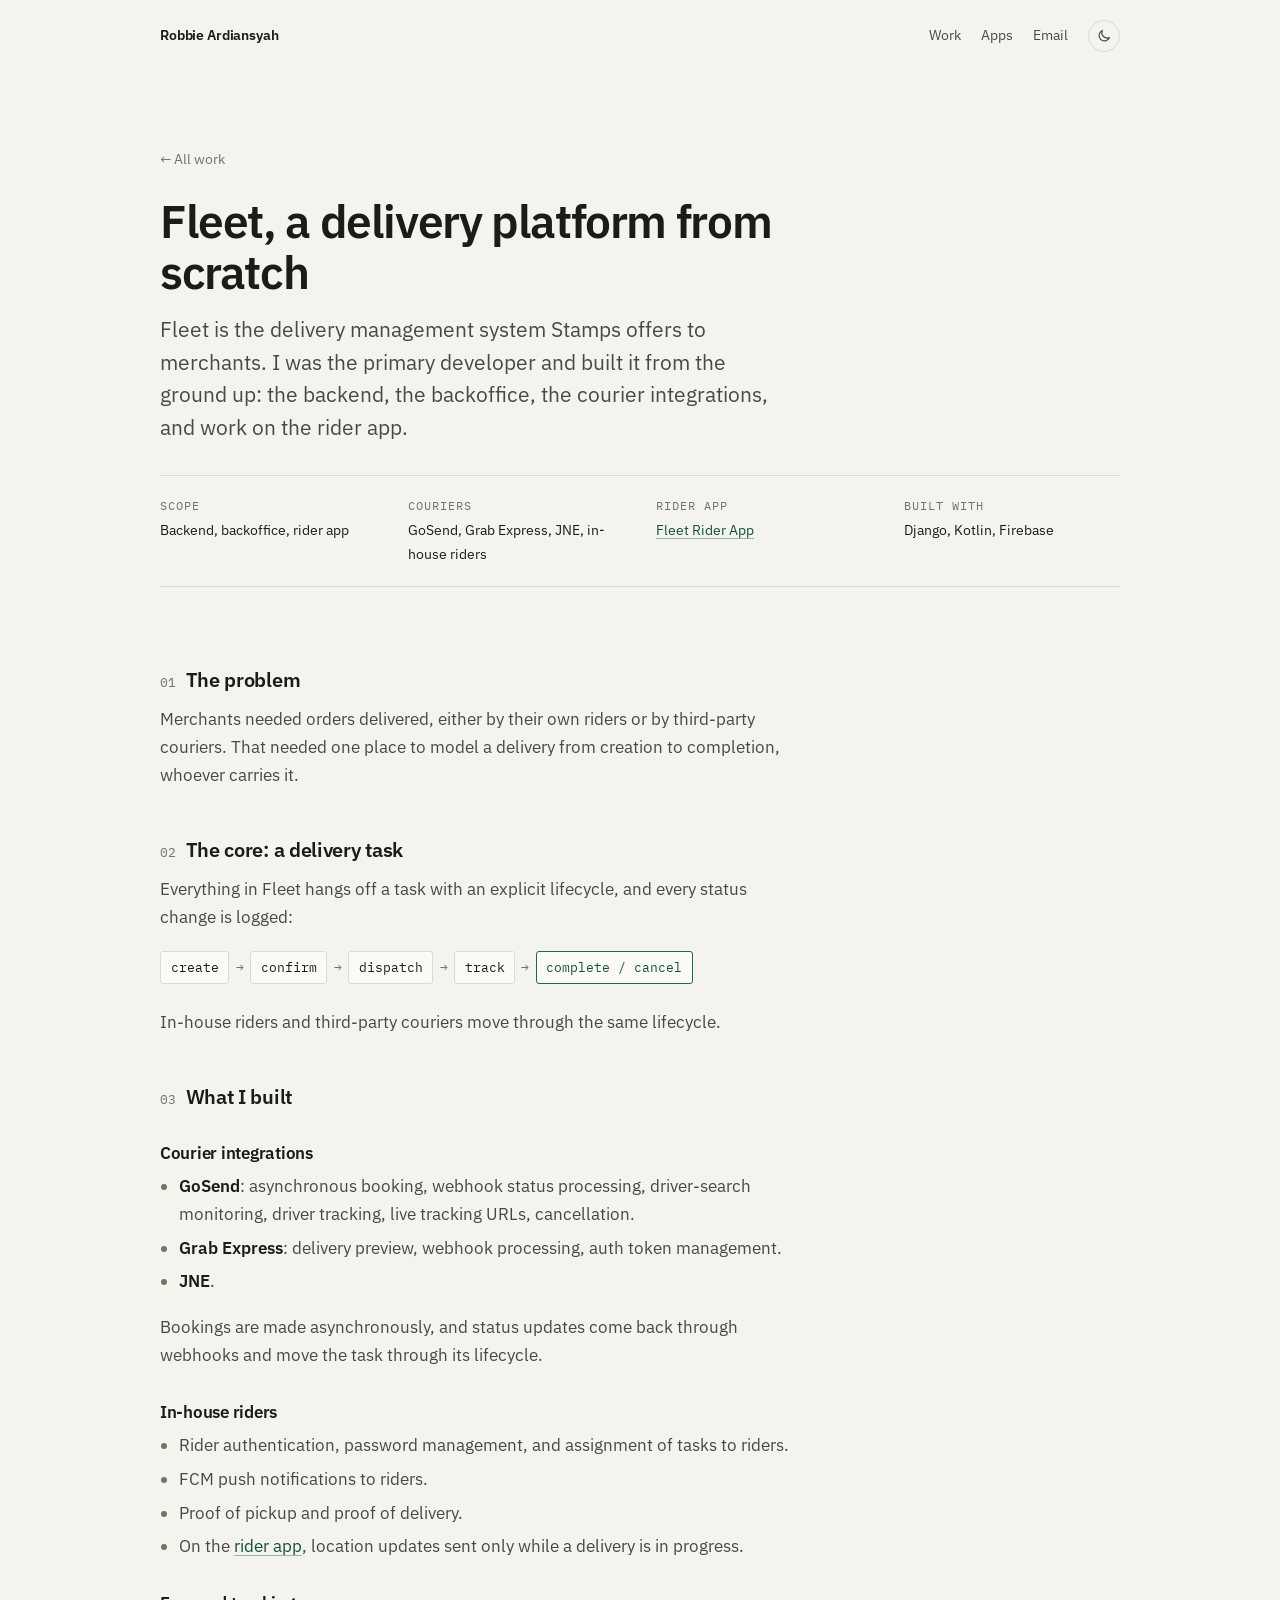
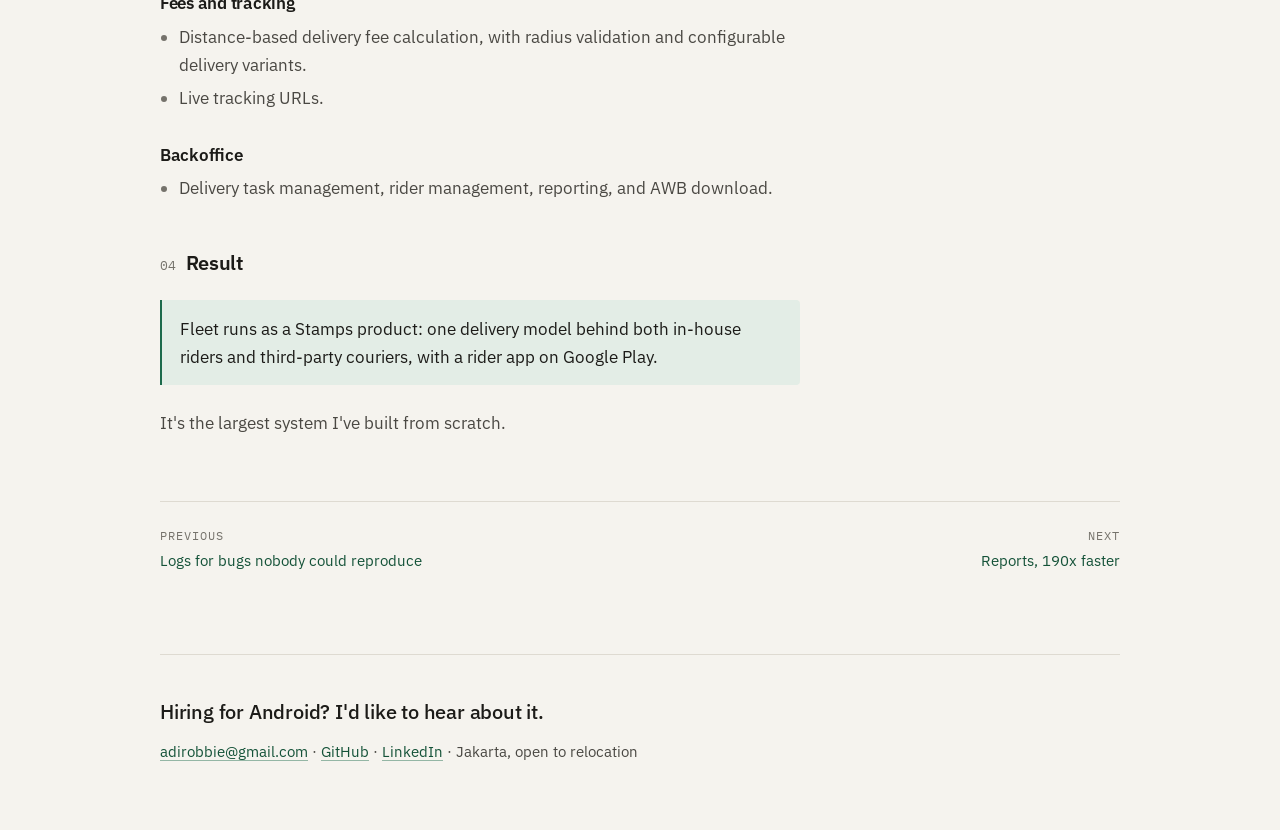
<file: work/fleet.html>
<!doctype html>
<html lang="en">
<head>
<meta charset="utf-8">
<meta name="viewport" content="width=device-width, initial-scale=1">
<title>Fleet, a delivery platform from scratch · Robbie Ardiansyah</title>
<meta name="description" content="Designing and building a delivery management platform: task lifecycle, riders, fees, live tracking and courier integrations.">
<meta property="og:title" content="Fleet, a delivery platform from scratch">
<meta property="og:description" content="Designing and building a delivery management platform: task lifecycle, riders, fees, live tracking and courier integrations.">
<meta property="og:type" content="article">
<meta name="theme-color" content="#f5f3ee" media="(prefers-color-scheme: light)">
<meta name="theme-color" content="#131514" media="(prefers-color-scheme: dark)">
<link rel="icon" href="../assets/favicon.svg" type="image/svg+xml">
<script>try{var t=localStorage.getItem("theme");if(t)document.documentElement.setAttribute("data-theme",t)}catch(e){}</script>
<link rel="preconnect" href="https://fonts.googleapis.com">
<link rel="preconnect" href="https://fonts.gstatic.com" crossorigin>
<link rel="stylesheet" href="https://fonts.googleapis.com/css2?family=IBM+Plex+Mono:wght@400;500&family=IBM+Plex+Sans:wght@400;500;600&display=swap">
<link rel="stylesheet" href="../assets/style.css">
</head>
<body>
<a class="skip" href="#main">Skip to content</a>
<div class="wrap">
  <header class="bar">
    <a class="home" href="../">Robbie Ardiansyah</a>
    <nav aria-label="Primary">
      <a class="opt" href="../#work">Work</a>
      <a class="opt" href="../#apps">Apps</a>
      <a href="mailto:adirobbie@gmail.com">Email</a>
      <button class="theme-toggle" type="button" aria-label="Toggle theme">
        <svg class="moon" viewBox="0 0 24 24" fill="none" stroke="currentColor" stroke-width="1.8" stroke-linecap="round" stroke-linejoin="round" aria-hidden="true"><path d="M20 14.5A8 8 0 0 1 9.5 4a8 8 0 1 0 10.5 10.5z"/></svg>
        <svg class="sun" viewBox="0 0 24 24" fill="none" stroke="currentColor" stroke-width="1.8" stroke-linecap="round" aria-hidden="true"><circle cx="12" cy="12" r="4"/><path d="M12 2v2M12 20v2M4.9 4.9l1.4 1.4M17.7 17.7l1.4 1.4M2 12h2M20 12h2M4.9 19.1l1.4-1.4M17.7 6.3l1.4-1.4"/></svg>
      </button>
    </nav>
  </header>

  <main id="main">
    <div class="article-head">
      <a class="back" href="../#work">← All work</a>
      <h1>Fleet, a delivery platform from scratch</h1>
      <p class="lede">Fleet is the delivery management system Stamps offers to merchants. I was the primary developer and built it from the ground up: the backend, the backoffice, the courier integrations, and work on the rider app.</p>
      <dl class="facts">
        <div><dt>Scope</dt><dd>Backend, backoffice, rider app</dd></div>
        <div><dt>Couriers</dt><dd>GoSend, Grab Express, JNE, in-house riders</dd></div>
        <div><dt>Rider app</dt><dd><a href="https://play.google.com/store/apps/details?id=com.fleet.android">Fleet Rider App</a></dd></div>
        <div><dt>Built with</dt><dd>Django, Kotlin, Firebase</dd></div>
      </dl>
    </div>

    <article class="prose">
      <h2><span class="k">01</span>The problem</h2>
      <p>Merchants needed orders delivered, either by their own riders or by third-party couriers. That needed one place to model a delivery from creation to completion, whoever carries it.</p>

      <h2><span class="k">02</span>The core: a delivery task</h2>
      <p>Everything in Fleet hangs off a task with an explicit lifecycle, and every status change is logged:</p>
      <div class="flow" aria-label="Delivery task lifecycle">
        <span class="s">create</span><span class="a">→</span>
        <span class="s">confirm</span><span class="a">→</span>
        <span class="s">dispatch</span><span class="a">→</span>
        <span class="s">track</span><span class="a">→</span>
        <span class="s end">complete / cancel</span>
      </div>
      <p>In-house riders and third-party couriers move through the same lifecycle.</p>

      <h2><span class="k">03</span>What I built</h2>
      <h3>Courier integrations</h3>
      <ul>
        <li><strong>GoSend</strong>: asynchronous booking, webhook status processing, driver-search monitoring, driver tracking, live tracking URLs, cancellation.</li>
        <li><strong>Grab Express</strong>: delivery preview, webhook processing, auth token management.</li>
        <li><strong>JNE</strong>.</li>
      </ul>
      <p>Bookings are made asynchronously, and status updates come back through webhooks and move the task through its lifecycle.</p>
      <h3>In-house riders</h3>
      <ul>
        <li>Rider authentication, password management, and assignment of tasks to riders.</li>
        <li>FCM push notifications to riders.</li>
        <li>Proof of pickup and proof of delivery.</li>
        <li>On the <a href="https://play.google.com/store/apps/details?id=com.fleet.android">rider app</a>, location updates sent only while a delivery is in progress.</li>
      </ul>
      <h3>Fees and tracking</h3>
      <ul>
        <li>Distance-based delivery fee calculation, with radius validation and configurable delivery variants.</li>
        <li>Live tracking URLs.</li>
      </ul>
      <h3>Backoffice</h3>
      <ul>
        <li>Delivery task management, rider management, reporting, and AWB download.</li>
      </ul>

      <h2><span class="k">04</span>Result</h2>
      <div class="callout"><p>Fleet runs as a Stamps product: one delivery model behind both in-house riders and third-party couriers, with a rider app on Google Play.</p></div>
      <p>It's the largest system I've built from scratch.</p>
    </article>

    <nav class="next" aria-label="More case studies">
      <a href="diagnostic-logging.html"><small>Previous</small>Logs for bugs nobody could reproduce</a>
      <a class="r" href="report-speedup.html"><small>Next</small>Reports, 190x faster</a>
    </nav>
  </main>

  <footer>
    <p class="cta">Hiring for Android? I'd like to hear about it.</p>
    <p><a href="mailto:adirobbie@gmail.com">adirobbie@gmail.com</a> · <a href="https://github.com/robbieadi">GitHub</a> · <a href="https://www.linkedin.com/in/robbieadi/">LinkedIn</a> · Jakarta, open to relocation</p>
  </footer>
</div>
<script src="../assets/theme.js"></script>
</body>
</html>
</file>
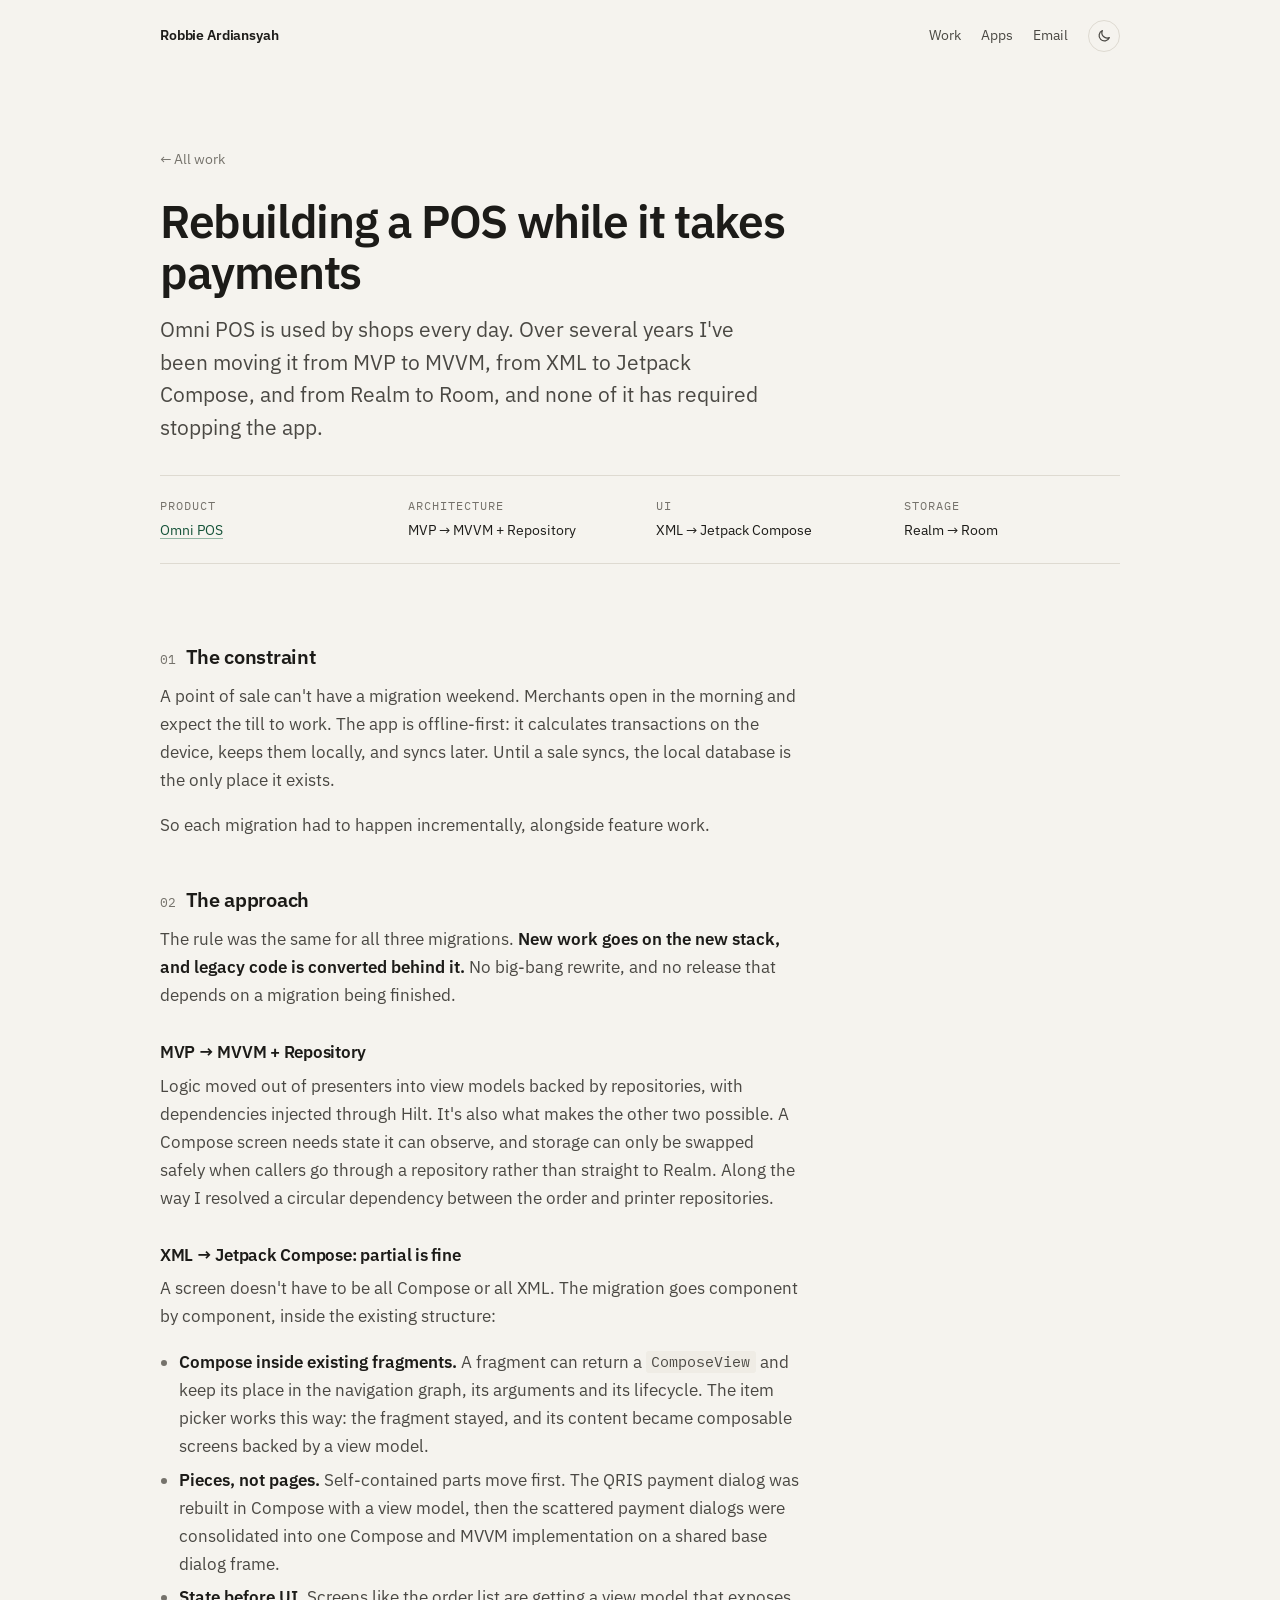
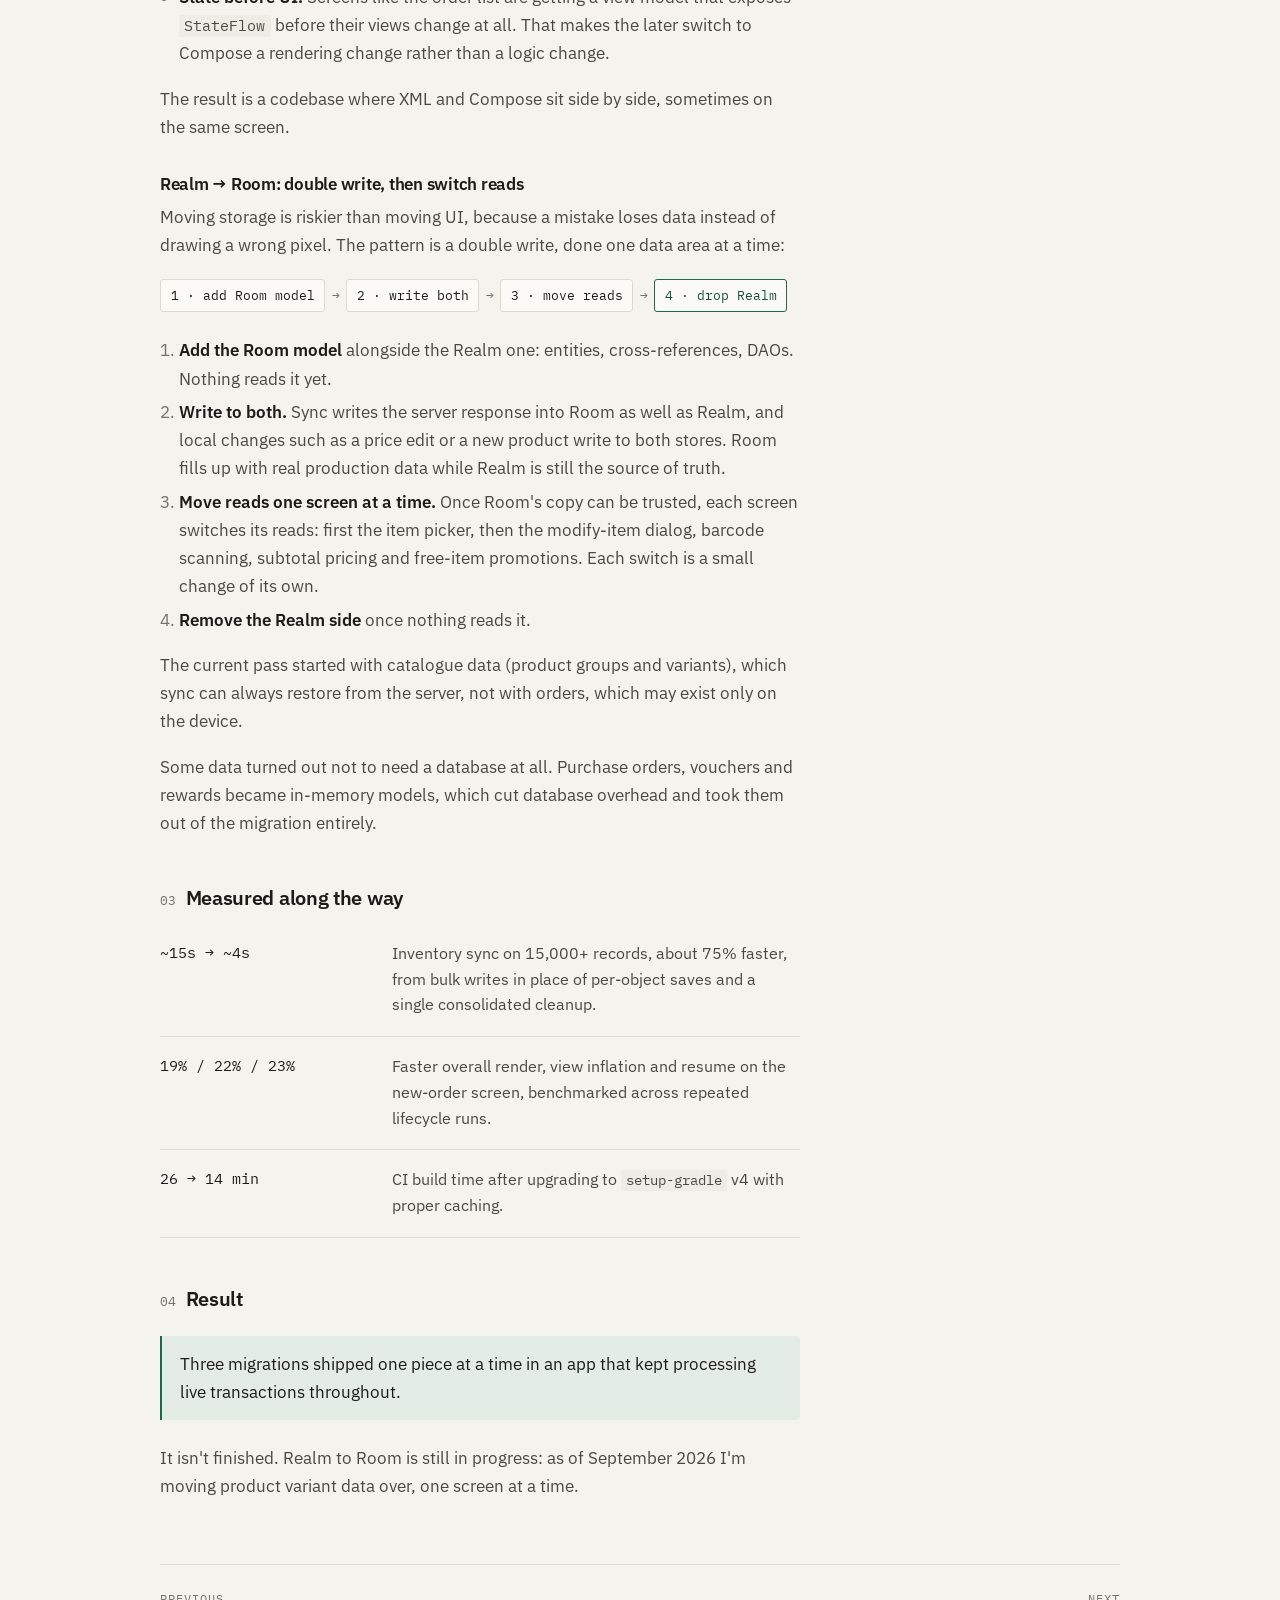
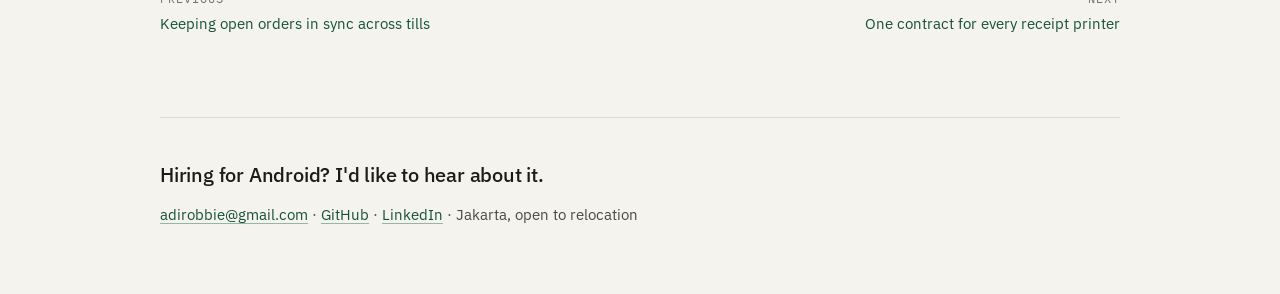
<file: work/migrations.html>
<!doctype html>
<html lang="en">
<head>
<meta charset="utf-8">
<meta name="viewport" content="width=device-width, initial-scale=1">
<title>Rebuilding a POS while it takes payments · Robbie Ardiansyah</title>
<meta name="description" content="Incremental MVP to MVVM, XML to Jetpack Compose and Realm to Room migrations in a live point-of-sale app.">
<meta property="og:title" content="Rebuilding a POS while it takes payments">
<meta property="og:description" content="Incremental MVP to MVVM, XML to Jetpack Compose and Realm to Room migrations in a live point-of-sale app.">
<meta property="og:type" content="article">
<meta name="theme-color" content="#f5f3ee" media="(prefers-color-scheme: light)">
<meta name="theme-color" content="#131514" media="(prefers-color-scheme: dark)">
<link rel="icon" href="../assets/favicon.svg" type="image/svg+xml">
<script>try{var t=localStorage.getItem("theme");if(t)document.documentElement.setAttribute("data-theme",t)}catch(e){}</script>
<link rel="preconnect" href="https://fonts.googleapis.com">
<link rel="preconnect" href="https://fonts.gstatic.com" crossorigin>
<link rel="stylesheet" href="https://fonts.googleapis.com/css2?family=IBM+Plex+Mono:wght@400;500&family=IBM+Plex+Sans:wght@400;500;600&display=swap">
<link rel="stylesheet" href="../assets/style.css">
</head>
<body>
<a class="skip" href="#main">Skip to content</a>
<div class="wrap">
  <header class="bar">
    <a class="home" href="../">Robbie Ardiansyah</a>
    <nav aria-label="Primary">
      <a class="opt" href="../#work">Work</a>
      <a class="opt" href="../#apps">Apps</a>
      <a href="mailto:adirobbie@gmail.com">Email</a>
      <button class="theme-toggle" type="button" aria-label="Toggle theme">
        <svg class="moon" viewBox="0 0 24 24" fill="none" stroke="currentColor" stroke-width="1.8" stroke-linecap="round" stroke-linejoin="round" aria-hidden="true"><path d="M20 14.5A8 8 0 0 1 9.5 4a8 8 0 1 0 10.5 10.5z"/></svg>
        <svg class="sun" viewBox="0 0 24 24" fill="none" stroke="currentColor" stroke-width="1.8" stroke-linecap="round" aria-hidden="true"><circle cx="12" cy="12" r="4"/><path d="M12 2v2M12 20v2M4.9 4.9l1.4 1.4M17.7 17.7l1.4 1.4M2 12h2M20 12h2M4.9 19.1l1.4-1.4M17.7 6.3l1.4-1.4"/></svg>
      </button>
    </nav>
  </header>

  <main id="main">
    <div class="article-head">
      <a class="back" href="../#work">← All work</a>
      <h1>Rebuilding a POS while it takes payments</h1>
      <p class="lede">Omni POS is used by shops every day. Over several years I've been moving it from MVP to MVVM, from XML to Jetpack Compose, and from Realm to Room, and none of it has required stopping the app.</p>
      <dl class="facts">
        <div><dt>Product</dt><dd><a href="https://play.google.com/store/apps/details?id=omni.id.android">Omni POS</a></dd></div>
        <div><dt>Architecture</dt><dd>MVP → MVVM + Repository</dd></div>
        <div><dt>UI</dt><dd>XML → Jetpack Compose</dd></div>
        <div><dt>Storage</dt><dd>Realm → Room</dd></div>
      </dl>
    </div>

    <article class="prose">
      <h2><span class="k">01</span>The constraint</h2>
      <p>A point of sale can't have a migration weekend. Merchants open in the morning and expect the till to work. The app is offline-first: it calculates transactions on the device, keeps them locally, and syncs later. Until a sale syncs, the local database is the only place it exists.</p>
      <p>So each migration had to happen incrementally, alongside feature work.</p>

      <h2><span class="k">02</span>The approach</h2>
      <p>The rule was the same for all three migrations. <strong>New work goes on the new stack, and legacy code is converted behind it.</strong> No big-bang rewrite, and no release that depends on a migration being finished.</p>

      <h3>MVP → MVVM + Repository</h3>
      <p>Logic moved out of presenters into view models backed by repositories, with dependencies injected through Hilt. It's also what makes the other two possible. A Compose screen needs state it can observe, and storage can only be swapped safely when callers go through a repository rather than straight to Realm. Along the way I resolved a circular dependency between the order and printer repositories.</p>

      <h3>XML → Jetpack Compose: partial is fine</h3>
      <p>A screen doesn't have to be all Compose or all XML. The migration goes component by component, inside the existing structure:</p>
      <ul>
        <li><strong>Compose inside existing fragments.</strong> A fragment can return a <code>ComposeView</code> and keep its place in the navigation graph, its arguments and its lifecycle. The item picker works this way: the fragment stayed, and its content became composable screens backed by a view model.</li>
        <li><strong>Pieces, not pages.</strong> Self-contained parts move first. The QRIS payment dialog was rebuilt in Compose with a view model, then the scattered payment dialogs were consolidated into one Compose and MVVM implementation on a shared base dialog frame.</li>
        <li><strong>State before UI.</strong> Screens like the order list are getting a view model that exposes <code>StateFlow</code> before their views change at all. That makes the later switch to Compose a rendering change rather than a logic change.</li>
      </ul>
      <p>The result is a codebase where XML and Compose sit side by side, sometimes on the same screen.</p>

      <h3>Realm → Room: double write, then switch reads</h3>
      <p>Moving storage is riskier than moving UI, because a mistake loses data instead of drawing a wrong pixel. The pattern is a double write, done one data area at a time:</p>
      <div class="flow" aria-label="Realm to Room migration phases">
        <span class="s">1 · add Room model</span><span class="a">→</span>
        <span class="s">2 · write both</span><span class="a">→</span>
        <span class="s">3 · move reads</span><span class="a">→</span>
        <span class="s end">4 · drop Realm</span>
      </div>
      <ol>
        <li><strong>Add the Room model</strong> alongside the Realm one: entities, cross-references, DAOs. Nothing reads it yet.</li>
        <li><strong>Write to both.</strong> Sync writes the server response into Room as well as Realm, and local changes such as a price edit or a new product write to both stores. Room fills up with real production data while Realm is still the source of truth.</li>
        <li><strong>Move reads one screen at a time.</strong> Once Room's copy can be trusted, each screen switches its reads: first the item picker, then the modify-item dialog, barcode scanning, subtotal pricing and free-item promotions. Each switch is a small change of its own.</li>
        <li><strong>Remove the Realm side</strong> once nothing reads it.</li>
      </ol>
      <p>The current pass started with catalogue data (product groups and variants), which sync can always restore from the server, not with orders, which may exist only on the device.</p>
      <p>Some data turned out not to need a database at all. Purchase orders, vouchers and rewards became in-memory models, which cut database overhead and took them out of the migration entirely.</p>

      <h2><span class="k">03</span>Measured along the way</h2>
      <dl class="rows">
        <div class="row"><dt>~15s → ~4s</dt><dd>Inventory sync on 15,000+ records, about 75% faster, from bulk writes in place of per-object saves and a single consolidated cleanup.</dd></div>
        <div class="row"><dt>19% / 22% / 23%</dt><dd>Faster overall render, view inflation and resume on the new-order screen, benchmarked across repeated lifecycle runs.</dd></div>
        <div class="row"><dt>26 → 14 min</dt><dd>CI build time after upgrading to <code>setup-gradle</code> v4 with proper caching.</dd></div>
      </dl>

      <h2><span class="k">04</span>Result</h2>
      <div class="callout"><p>Three migrations shipped one piece at a time in an app that kept processing live transactions throughout.</p></div>
      <p>It isn't finished. Realm to Room is still in progress: as of September 2026 I'm moving product variant data over, one screen at a time.</p>
    </article>

    <nav class="next" aria-label="More case studies">
      <a href="order-sync.html"><small>Previous</small>Keeping open orders in sync across tills</a>
      <a class="r" href="printers.html"><small>Next</small>One contract for every receipt printer</a>
    </nav>
  </main>

  <footer>
    <p class="cta">Hiring for Android? I'd like to hear about it.</p>
    <p><a href="mailto:adirobbie@gmail.com">adirobbie@gmail.com</a> · <a href="https://github.com/robbieadi">GitHub</a> · <a href="https://www.linkedin.com/in/robbieadi/">LinkedIn</a> · Jakarta, open to relocation</p>
  </footer>
</div>
<script src="../assets/theme.js"></script>
</body>
</html>
</file>
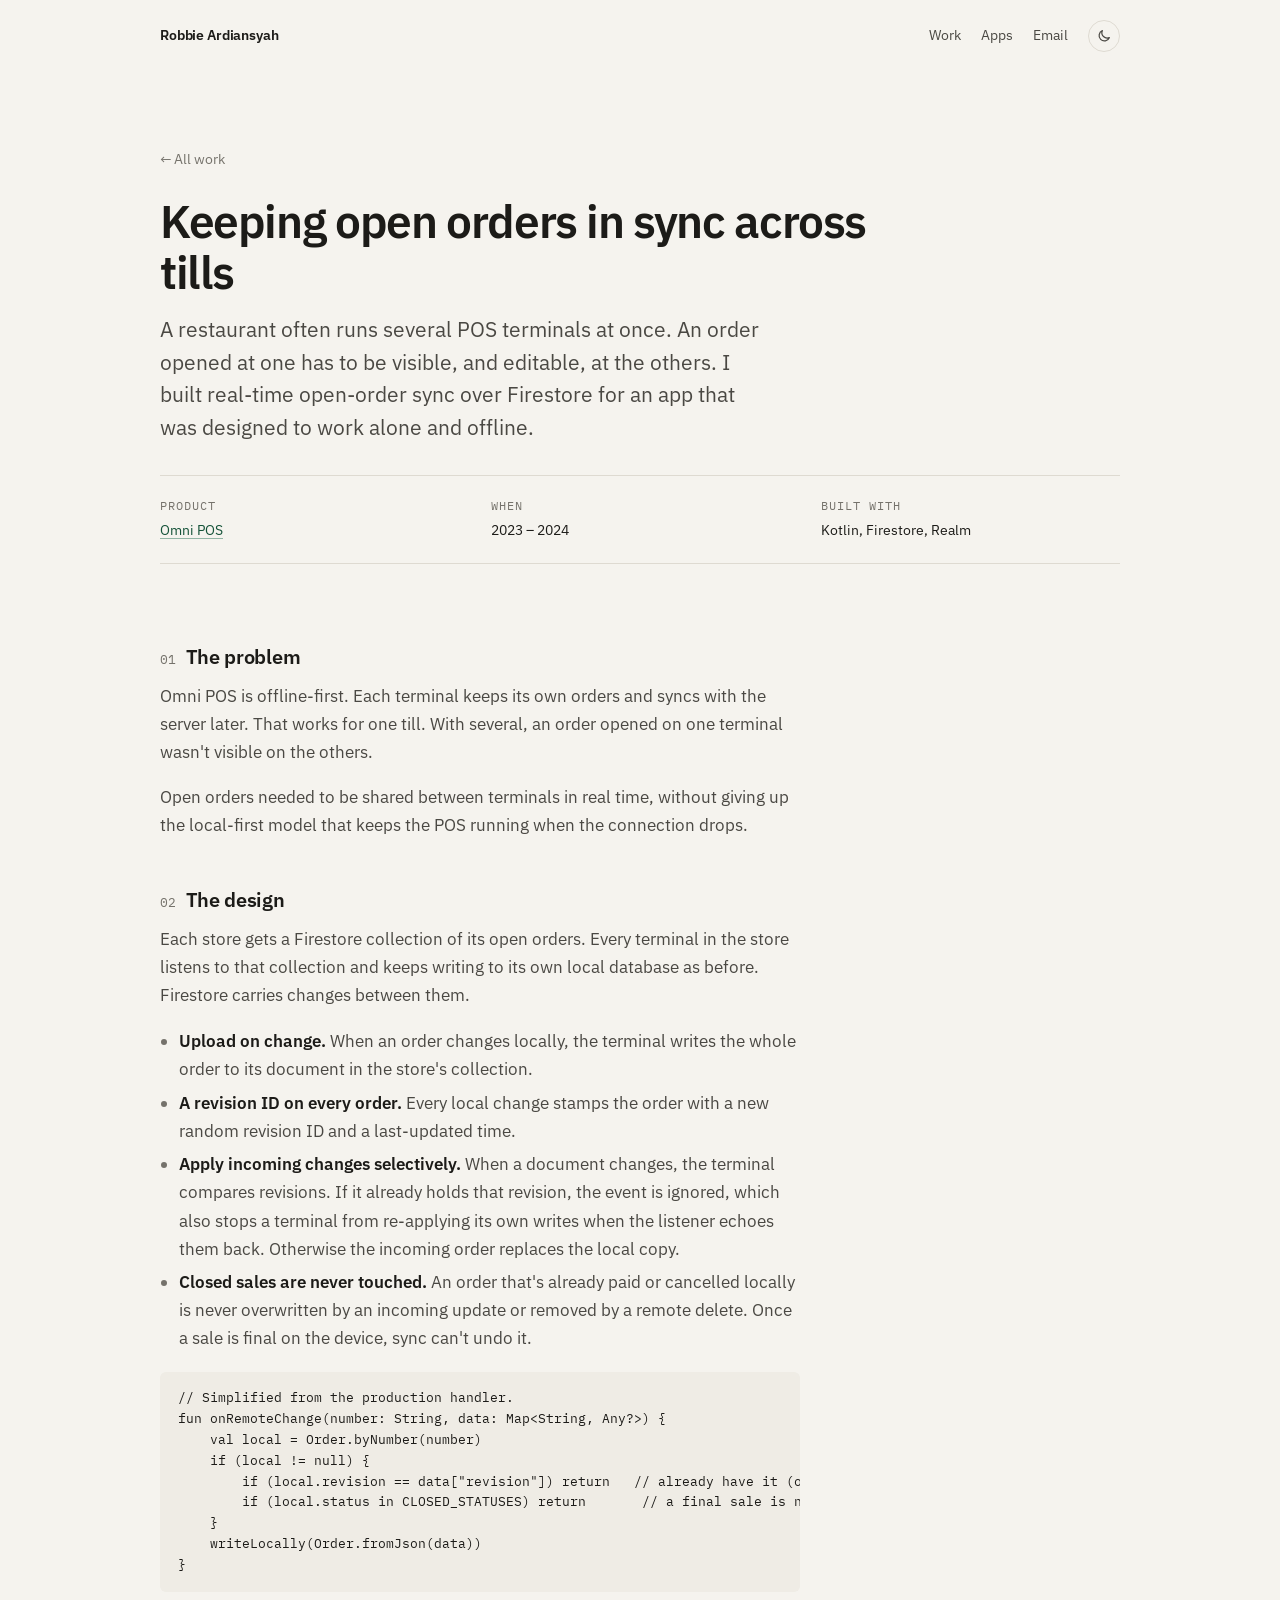
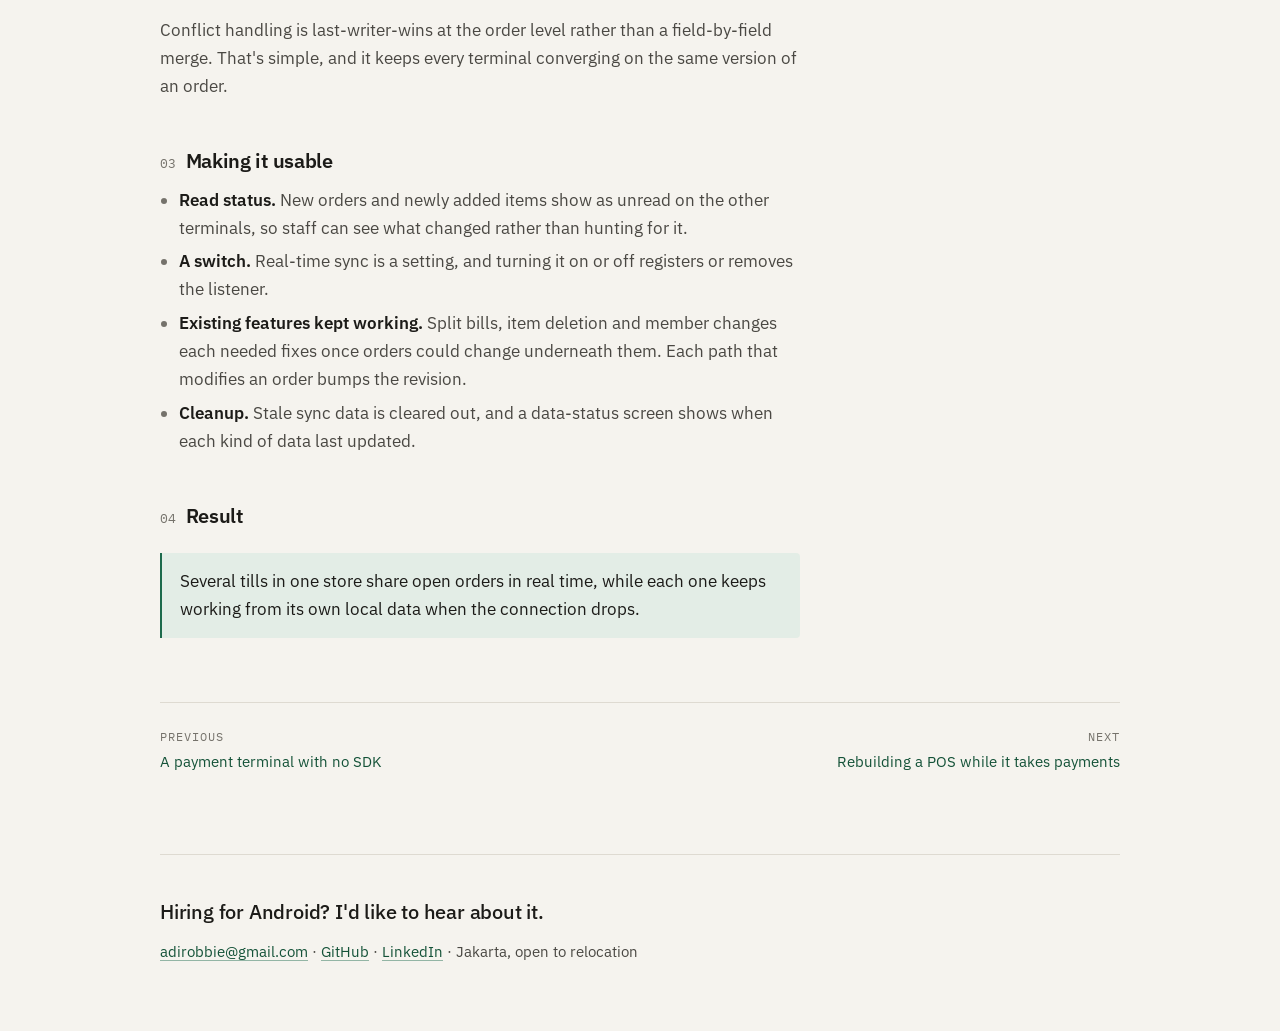
<file: work/order-sync.html>
<!doctype html>
<html lang="en">
<head>
<meta charset="utf-8">
<meta name="viewport" content="width=device-width, initial-scale=1">
<title>Keeping open orders in sync across tills · Robbie Ardiansyah</title>
<meta name="description" content="Real-time open-order sync across POS terminals over Firestore, with revision IDs and protection for closed sales.">
<meta property="og:title" content="Keeping open orders in sync across tills">
<meta property="og:description" content="Real-time open-order sync across POS terminals over Firestore, with revision IDs and protection for closed sales.">
<meta property="og:type" content="article">
<meta name="theme-color" content="#f5f3ee" media="(prefers-color-scheme: light)">
<meta name="theme-color" content="#131514" media="(prefers-color-scheme: dark)">
<link rel="icon" href="../assets/favicon.svg" type="image/svg+xml">
<script>try{var t=localStorage.getItem("theme");if(t)document.documentElement.setAttribute("data-theme",t)}catch(e){}</script>
<link rel="preconnect" href="https://fonts.googleapis.com">
<link rel="preconnect" href="https://fonts.gstatic.com" crossorigin>
<link rel="stylesheet" href="https://fonts.googleapis.com/css2?family=IBM+Plex+Mono:wght@400;500&family=IBM+Plex+Sans:wght@400;500;600&display=swap">
<link rel="stylesheet" href="../assets/style.css">
</head>
<body>
<a class="skip" href="#main">Skip to content</a>
<div class="wrap">
  <header class="bar">
    <a class="home" href="../">Robbie Ardiansyah</a>
    <nav aria-label="Primary">
      <a class="opt" href="../#work">Work</a>
      <a class="opt" href="../#apps">Apps</a>
      <a href="mailto:adirobbie@gmail.com">Email</a>
      <button class="theme-toggle" type="button" aria-label="Toggle theme">
        <svg class="moon" viewBox="0 0 24 24" fill="none" stroke="currentColor" stroke-width="1.8" stroke-linecap="round" stroke-linejoin="round" aria-hidden="true"><path d="M20 14.5A8 8 0 0 1 9.5 4a8 8 0 1 0 10.5 10.5z"/></svg>
        <svg class="sun" viewBox="0 0 24 24" fill="none" stroke="currentColor" stroke-width="1.8" stroke-linecap="round" aria-hidden="true"><circle cx="12" cy="12" r="4"/><path d="M12 2v2M12 20v2M4.9 4.9l1.4 1.4M17.7 17.7l1.4 1.4M2 12h2M20 12h2M4.9 19.1l1.4-1.4M17.7 6.3l1.4-1.4"/></svg>
      </button>
    </nav>
  </header>

  <main id="main">
    <div class="article-head">
      <a class="back" href="../#work">← All work</a>
      <h1>Keeping open orders in sync across tills</h1>
      <p class="lede">A restaurant often runs several POS terminals at once. An order opened at one has to be visible, and editable, at the others. I built real-time open-order sync over Firestore for an app that was designed to work alone and offline.</p>
      <dl class="facts">
        <div><dt>Product</dt><dd><a href="https://play.google.com/store/apps/details?id=omni.id.android">Omni POS</a></dd></div>
        <div><dt>When</dt><dd>2023 – 2024</dd></div>
        <div><dt>Built with</dt><dd>Kotlin, Firestore, Realm</dd></div>
      </dl>
    </div>

    <article class="prose">
      <h2><span class="k">01</span>The problem</h2>
      <p>Omni POS is offline-first. Each terminal keeps its own orders and syncs with the server later. That works for one till. With several, an order opened on one terminal wasn't visible on the others.</p>
      <p>Open orders needed to be shared between terminals in real time, without giving up the local-first model that keeps the POS running when the connection drops.</p>

      <h2><span class="k">02</span>The design</h2>
      <p>Each store gets a Firestore collection of its open orders. Every terminal in the store listens to that collection and keeps writing to its own local database as before. Firestore carries changes between them.</p>
      <ul>
        <li><strong>Upload on change.</strong> When an order changes locally, the terminal writes the whole order to its document in the store's collection.</li>
        <li><strong>A revision ID on every order.</strong> Every local change stamps the order with a new random revision ID and a last-updated time.</li>
        <li><strong>Apply incoming changes selectively.</strong> When a document changes, the terminal compares revisions. If it already holds that revision, the event is ignored, which also stops a terminal from re-applying its own writes when the listener echoes them back. Otherwise the incoming order replaces the local copy.</li>
        <li><strong>Closed sales are never touched.</strong> An order that's already paid or cancelled locally is never overwritten by an incoming update or removed by a remote delete. Once a sale is final on the device, sync can't undo it.</li>
      </ul>
<pre><code>// Simplified from the production handler.
fun onRemoteChange(number: String, data: Map&lt;String, Any?&gt;) {
    val local = Order.byNumber(number)
    if (local != null) {
        if (local.revision == data["revision"]) return   // already have it (or it's our own echo)
        if (local.status in CLOSED_STATUSES) return       // a final sale is never overwritten
    }
    writeLocally(Order.fromJson(data))
}</code></pre>
      <p>Conflict handling is last-writer-wins at the order level rather than a field-by-field merge. That's simple, and it keeps every terminal converging on the same version of an order.</p>

      <h2><span class="k">03</span>Making it usable</h2>
      <ul>
        <li><strong>Read status.</strong> New orders and newly added items show as unread on the other terminals, so staff can see what changed rather than hunting for it.</li>
        <li><strong>A switch.</strong> Real-time sync is a setting, and turning it on or off registers or removes the listener.</li>
        <li><strong>Existing features kept working.</strong> Split bills, item deletion and member changes each needed fixes once orders could change underneath them. Each path that modifies an order bumps the revision.</li>
        <li><strong>Cleanup.</strong> Stale sync data is cleared out, and a data-status screen shows when each kind of data last updated.</li>
      </ul>

      <h2><span class="k">04</span>Result</h2>
      <div class="callout"><p>Several tills in one store share open orders in real time, while each one keeps working from its own local data when the connection drops.</p></div>
    </article>

    <nav class="next" aria-label="More case studies">
      <a href="bca-edc.html"><small>Previous</small>A payment terminal with no SDK</a>
      <a class="r" href="migrations.html"><small>Next</small>Rebuilding a POS while it takes payments</a>
    </nav>
  </main>

  <footer>
    <p class="cta">Hiring for Android? I'd like to hear about it.</p>
    <p><a href="mailto:adirobbie@gmail.com">adirobbie@gmail.com</a> · <a href="https://github.com/robbieadi">GitHub</a> · <a href="https://www.linkedin.com/in/robbieadi/">LinkedIn</a> · Jakarta, open to relocation</p>
  </footer>
</div>
<script src="../assets/theme.js"></script>
</body>
</html>
</file>
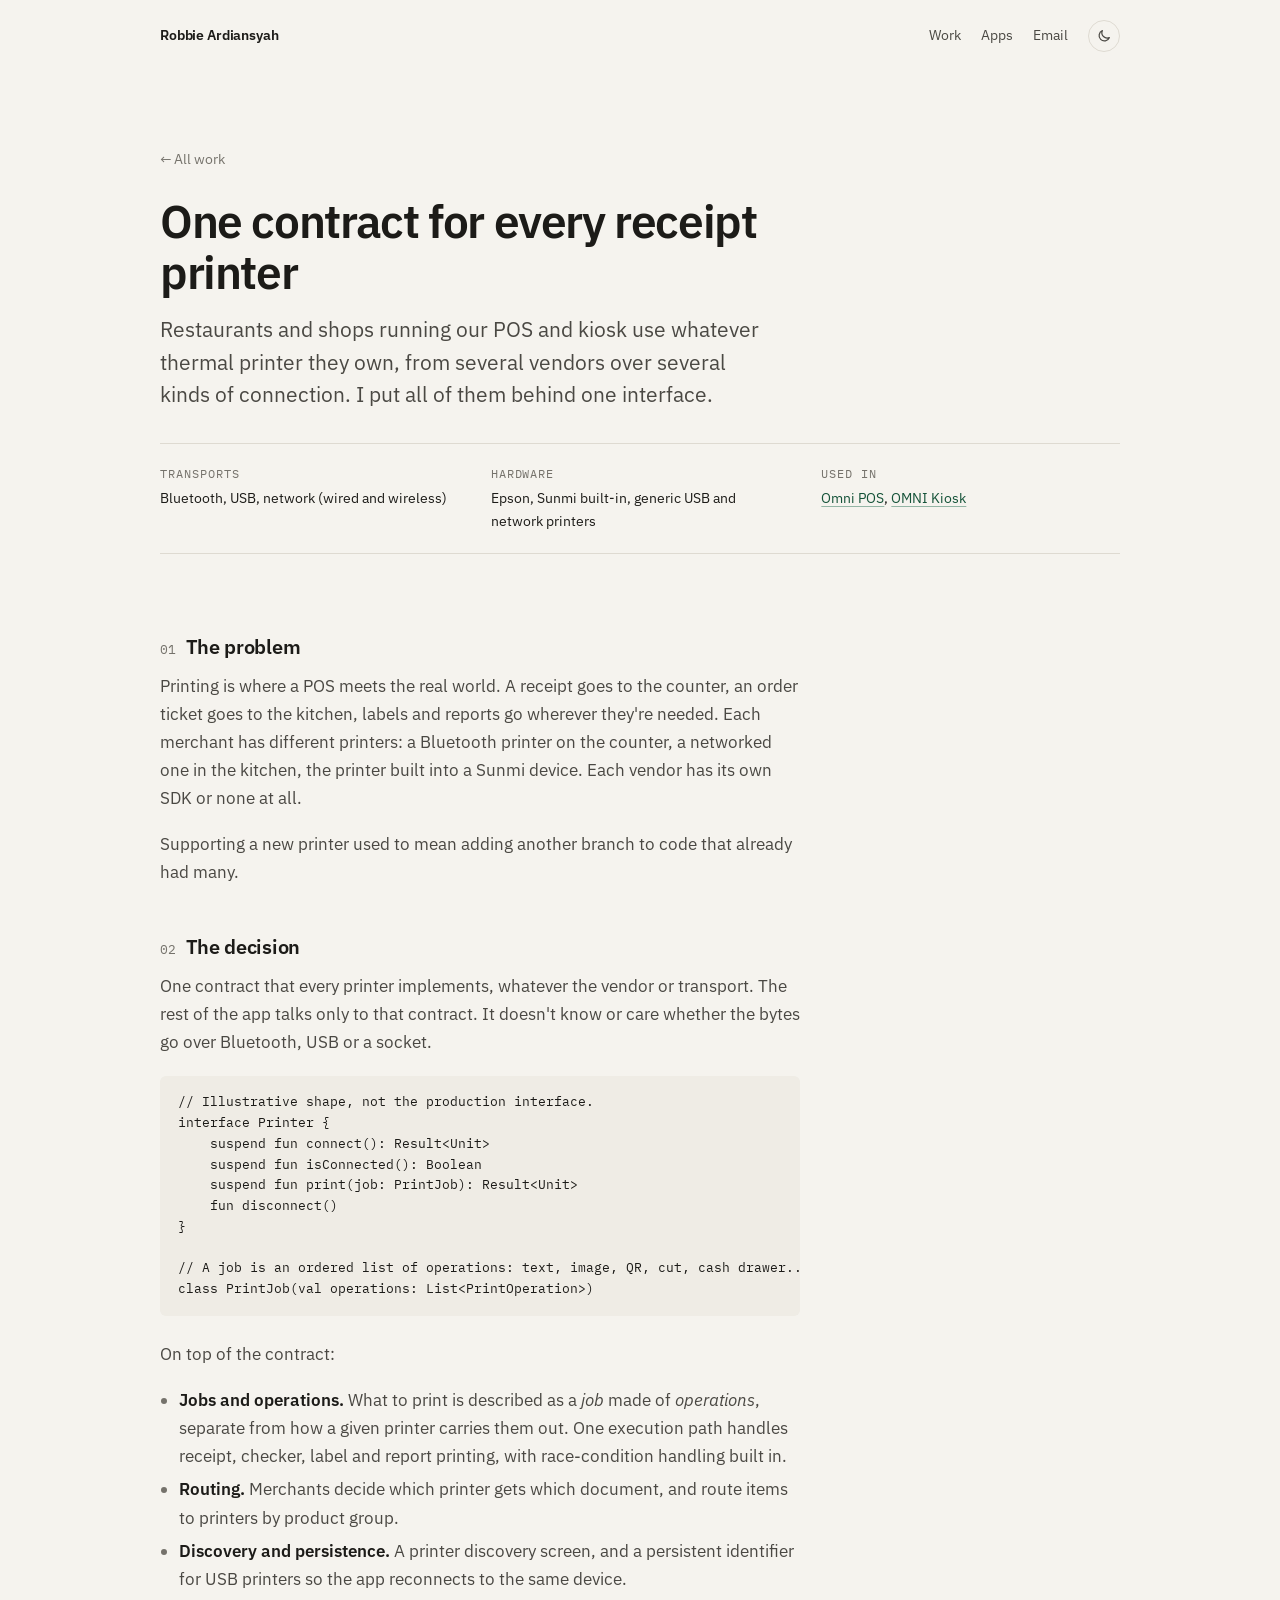
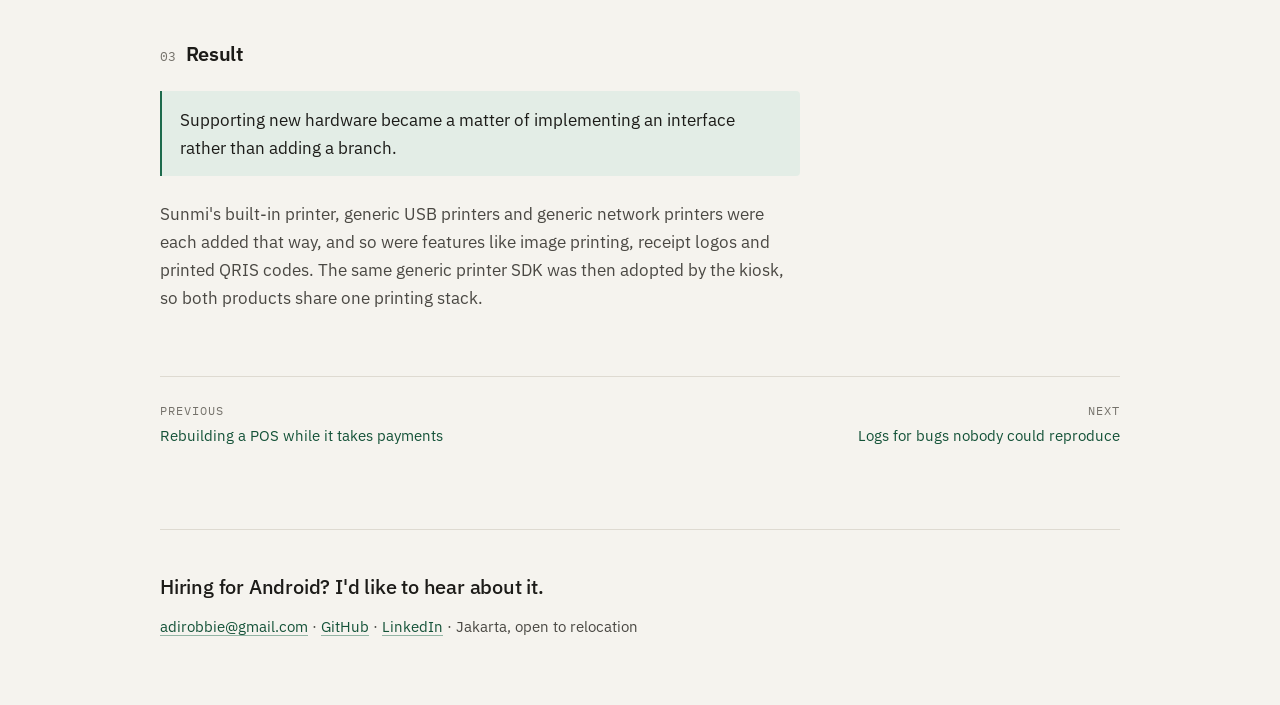
<file: work/printers.html>
<!doctype html>
<html lang="en">
<head>
<meta charset="utf-8">
<meta name="viewport" content="width=device-width, initial-scale=1">
<title>One contract for every receipt printer · Robbie Ardiansyah</title>
<meta name="description" content="A printer abstraction over thermal printers from several vendors across Bluetooth, USB and network transports.">
<meta property="og:title" content="One contract for every receipt printer">
<meta property="og:description" content="A printer abstraction over thermal printers from several vendors across Bluetooth, USB and network transports.">
<meta property="og:type" content="article">
<meta name="theme-color" content="#f5f3ee" media="(prefers-color-scheme: light)">
<meta name="theme-color" content="#131514" media="(prefers-color-scheme: dark)">
<link rel="icon" href="../assets/favicon.svg" type="image/svg+xml">
<script>try{var t=localStorage.getItem("theme");if(t)document.documentElement.setAttribute("data-theme",t)}catch(e){}</script>
<link rel="preconnect" href="https://fonts.googleapis.com">
<link rel="preconnect" href="https://fonts.gstatic.com" crossorigin>
<link rel="stylesheet" href="https://fonts.googleapis.com/css2?family=IBM+Plex+Mono:wght@400;500&family=IBM+Plex+Sans:wght@400;500;600&display=swap">
<link rel="stylesheet" href="../assets/style.css">
</head>
<body>
<a class="skip" href="#main">Skip to content</a>
<div class="wrap">
  <header class="bar">
    <a class="home" href="../">Robbie Ardiansyah</a>
    <nav aria-label="Primary">
      <a class="opt" href="../#work">Work</a>
      <a class="opt" href="../#apps">Apps</a>
      <a href="mailto:adirobbie@gmail.com">Email</a>
      <button class="theme-toggle" type="button" aria-label="Toggle theme">
        <svg class="moon" viewBox="0 0 24 24" fill="none" stroke="currentColor" stroke-width="1.8" stroke-linecap="round" stroke-linejoin="round" aria-hidden="true"><path d="M20 14.5A8 8 0 0 1 9.5 4a8 8 0 1 0 10.5 10.5z"/></svg>
        <svg class="sun" viewBox="0 0 24 24" fill="none" stroke="currentColor" stroke-width="1.8" stroke-linecap="round" aria-hidden="true"><circle cx="12" cy="12" r="4"/><path d="M12 2v2M12 20v2M4.9 4.9l1.4 1.4M17.7 17.7l1.4 1.4M2 12h2M20 12h2M4.9 19.1l1.4-1.4M17.7 6.3l1.4-1.4"/></svg>
      </button>
    </nav>
  </header>

  <main id="main">
    <div class="article-head">
      <a class="back" href="../#work">← All work</a>
      <h1>One contract for every receipt printer</h1>
      <p class="lede">Restaurants and shops running our POS and kiosk use whatever thermal printer they own, from several vendors over several kinds of connection. I put all of them behind one interface.</p>
      <dl class="facts">
        <div><dt>Transports</dt><dd>Bluetooth, USB, network (wired and wireless)</dd></div>
        <div><dt>Hardware</dt><dd>Epson, Sunmi built-in, generic USB and network printers</dd></div>
        <div><dt>Used in</dt><dd><a href="https://play.google.com/store/apps/details?id=omni.id.android">Omni POS</a>, <a href="https://play.google.com/store/apps/details?id=id.co.stamps.kiosk">OMNI Kiosk</a></dd></div>
      </dl>
    </div>

    <article class="prose">
      <h2><span class="k">01</span>The problem</h2>
      <p>Printing is where a POS meets the real world. A receipt goes to the counter, an order ticket goes to the kitchen, labels and reports go wherever they're needed. Each merchant has different printers: a Bluetooth printer on the counter, a networked one in the kitchen, the printer built into a Sunmi device. Each vendor has its own SDK or none at all.</p>
      <p>Supporting a new printer used to mean adding another branch to code that already had many.</p>

      <h2><span class="k">02</span>The decision</h2>
      <p>One contract that every printer implements, whatever the vendor or transport. The rest of the app talks only to that contract. It doesn't know or care whether the bytes go over Bluetooth, USB or a socket.</p>
<pre><code>// Illustrative shape, not the production interface.
interface Printer {
    suspend fun connect(): Result&lt;Unit&gt;
    suspend fun isConnected(): Boolean
    suspend fun print(job: PrintJob): Result&lt;Unit&gt;
    fun disconnect()
}

// A job is an ordered list of operations: text, image, QR, cut, cash drawer...
class PrintJob(val operations: List&lt;PrintOperation&gt;)</code></pre>
      <p>On top of the contract:</p>
      <ul>
        <li><strong>Jobs and operations.</strong> What to print is described as a <em>job</em> made of <em>operations</em>, separate from how a given printer carries them out. One execution path handles receipt, checker, label and report printing, with race-condition handling built in.</li>
        <li><strong>Routing.</strong> Merchants decide which printer gets which document, and route items to printers by product group.</li>
        <li><strong>Discovery and persistence.</strong> A printer discovery screen, and a persistent identifier for USB printers so the app reconnects to the same device.</li>
      </ul>

      <h2><span class="k">03</span>Result</h2>
      <div class="callout"><p>Supporting new hardware became a matter of implementing an interface rather than adding a branch.</p></div>
      <p>Sunmi's built-in printer, generic USB printers and generic network printers were each added that way, and so were features like image printing, receipt logos and printed QRIS codes. The same generic printer SDK was then adopted by the kiosk, so both products share one printing stack.</p>
    </article>

    <nav class="next" aria-label="More case studies">
      <a href="migrations.html"><small>Previous</small>Rebuilding a POS while it takes payments</a>
      <a class="r" href="diagnostic-logging.html"><small>Next</small>Logs for bugs nobody could reproduce</a>
    </nav>
  </main>

  <footer>
    <p class="cta">Hiring for Android? I'd like to hear about it.</p>
    <p><a href="mailto:adirobbie@gmail.com">adirobbie@gmail.com</a> · <a href="https://github.com/robbieadi">GitHub</a> · <a href="https://www.linkedin.com/in/robbieadi/">LinkedIn</a> · Jakarta, open to relocation</p>
  </footer>
</div>
<script src="../assets/theme.js"></script>
</body>
</html>
</file>
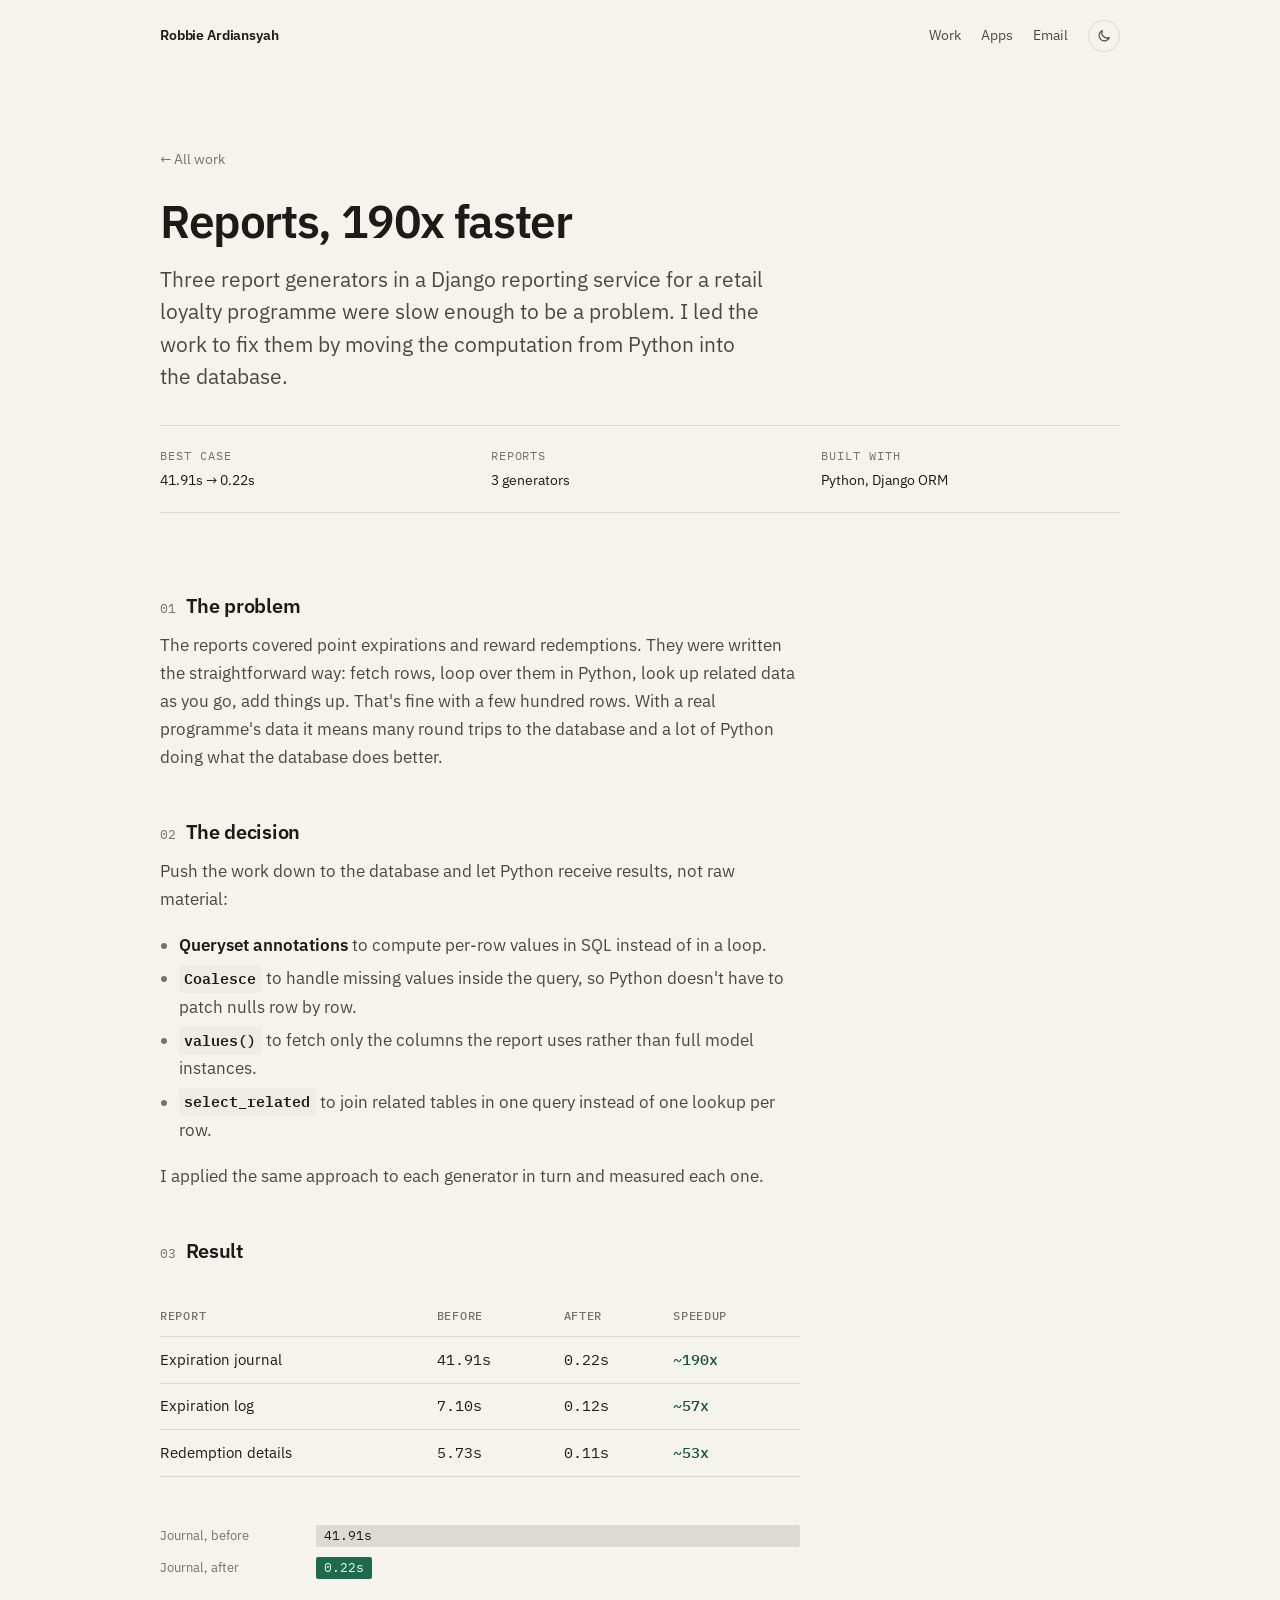
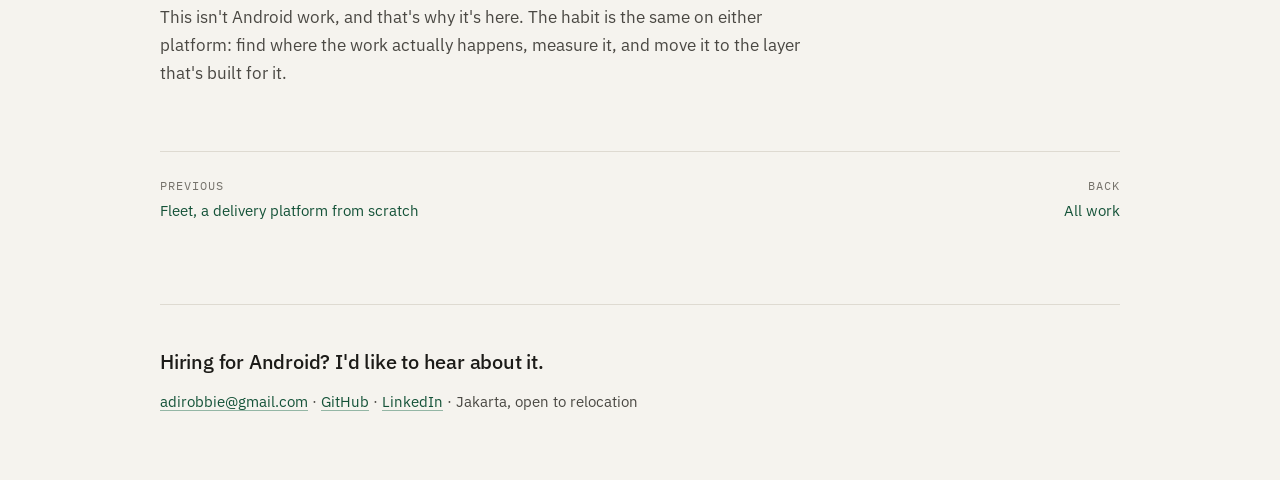
<file: work/report-speedup.html>
<!doctype html>
<html lang="en">
<head>
<meta charset="utf-8">
<meta name="viewport" content="width=device-width, initial-scale=1">
<title>Reports, 190x faster · Robbie Ardiansyah</title>
<meta name="description" content="Moving three report generators from Python-level iteration to database-level operations: 41.91s to 0.22s.">
<meta property="og:title" content="Reports, 190x faster">
<meta property="og:description" content="Moving three report generators from Python-level iteration to database-level operations: 41.91s to 0.22s.">
<meta property="og:type" content="article">
<meta name="theme-color" content="#f5f3ee" media="(prefers-color-scheme: light)">
<meta name="theme-color" content="#131514" media="(prefers-color-scheme: dark)">
<link rel="icon" href="../assets/favicon.svg" type="image/svg+xml">
<script>try{var t=localStorage.getItem("theme");if(t)document.documentElement.setAttribute("data-theme",t)}catch(e){}</script>
<link rel="preconnect" href="https://fonts.googleapis.com">
<link rel="preconnect" href="https://fonts.gstatic.com" crossorigin>
<link rel="stylesheet" href="https://fonts.googleapis.com/css2?family=IBM+Plex+Mono:wght@400;500&family=IBM+Plex+Sans:wght@400;500;600&display=swap">
<link rel="stylesheet" href="../assets/style.css">
</head>
<body>
<a class="skip" href="#main">Skip to content</a>
<div class="wrap">
  <header class="bar">
    <a class="home" href="../">Robbie Ardiansyah</a>
    <nav aria-label="Primary">
      <a class="opt" href="../#work">Work</a>
      <a class="opt" href="../#apps">Apps</a>
      <a href="mailto:adirobbie@gmail.com">Email</a>
      <button class="theme-toggle" type="button" aria-label="Toggle theme">
        <svg class="moon" viewBox="0 0 24 24" fill="none" stroke="currentColor" stroke-width="1.8" stroke-linecap="round" stroke-linejoin="round" aria-hidden="true"><path d="M20 14.5A8 8 0 0 1 9.5 4a8 8 0 1 0 10.5 10.5z"/></svg>
        <svg class="sun" viewBox="0 0 24 24" fill="none" stroke="currentColor" stroke-width="1.8" stroke-linecap="round" aria-hidden="true"><circle cx="12" cy="12" r="4"/><path d="M12 2v2M12 20v2M4.9 4.9l1.4 1.4M17.7 17.7l1.4 1.4M2 12h2M20 12h2M4.9 19.1l1.4-1.4M17.7 6.3l1.4-1.4"/></svg>
      </button>
    </nav>
  </header>

  <main id="main">
    <div class="article-head">
      <a class="back" href="../#work">← All work</a>
      <h1>Reports, 190x faster</h1>
      <p class="lede">Three report generators in a Django reporting service for a retail loyalty programme were slow enough to be a problem. I led the work to fix them by moving the computation from Python into the database.</p>
      <dl class="facts">
        <div><dt>Best case</dt><dd>41.91s → 0.22s</dd></div>
        <div><dt>Reports</dt><dd>3 generators</dd></div>
        <div><dt>Built with</dt><dd>Python, Django ORM</dd></div>
      </dl>
    </div>

    <article class="prose">
      <h2><span class="k">01</span>The problem</h2>
      <p>The reports covered point expirations and reward redemptions. They were written the straightforward way: fetch rows, loop over them in Python, look up related data as you go, add things up. That's fine with a few hundred rows. With a real programme's data it means many round trips to the database and a lot of Python doing what the database does better.</p>

      <h2><span class="k">02</span>The decision</h2>
      <p>Push the work down to the database and let Python receive results, not raw material:</p>
      <ul>
        <li><strong>Queryset annotations</strong> to compute per-row values in SQL instead of in a loop.</li>
        <li><strong><code>Coalesce</code></strong> to handle missing values inside the query, so Python doesn't have to patch nulls row by row.</li>
        <li><strong><code>values()</code></strong> to fetch only the columns the report uses rather than full model instances.</li>
        <li><strong><code>select_related</code></strong> to join related tables in one query instead of one lookup per row.</li>
      </ul>
      <p>I applied the same approach to each generator in turn and measured each one.</p>

      <h2><span class="k">03</span>Result</h2>
      <div class="table-scroll">
      <table class="results">
        <thead><tr><th>Report</th><th>Before</th><th>After</th><th>Speedup</th></tr></thead>
        <tbody>
          <tr><td>Expiration journal</td><td class="num">41.91s</td><td class="num">0.22s</td><td class="num win">~190x</td></tr>
          <tr><td>Expiration log</td><td class="num">7.10s</td><td class="num">0.12s</td><td class="num win">~57x</td></tr>
          <tr><td>Redemption details</td><td class="num">5.73s</td><td class="num">0.11s</td><td class="num win">~53x</td></tr>
        </tbody>
      </table>
      </div>
      <div class="bars" aria-hidden="true">
        <div class="b"><span>Journal, before</span><div class="track"><div class="fill" style="width:100%">41.91s</div></div></div>
        <div class="b"><span>Journal, after</span><div class="track"><div class="fill after" style="width:0.6%">0.22s</div></div></div>
      </div>
      <p>This isn't Android work, and that's why it's here. The habit is the same on either platform: find where the work actually happens, measure it, and move it to the layer that's built for it.</p>
    </article>

    <nav class="next" aria-label="More case studies">
      <a href="fleet.html"><small>Previous</small>Fleet, a delivery platform from scratch</a>
      <a class="r" href="../"><small>Back</small>All work</a>
    </nav>
  </main>

  <footer>
    <p class="cta">Hiring for Android? I'd like to hear about it.</p>
    <p><a href="mailto:adirobbie@gmail.com">adirobbie@gmail.com</a> · <a href="https://github.com/robbieadi">GitHub</a> · <a href="https://www.linkedin.com/in/robbieadi/">LinkedIn</a> · Jakarta, open to relocation</p>
  </footer>
</div>
<script src="../assets/theme.js"></script>
</body>
</html>
</file>
<file: assets/style.css>
/* ---------- Tokens ---------- */
:root {
  --bg: #f5f3ee;
  --surface: #fbfaf7;
  --ink: #1c1b18;
  --ink-2: #4a4843;
  --ink-3: #75726b;
  --rule: #dedad1;
  --accent: #1d6a4c;
  --accent-ink: #145238;
  --accent-wash: #e3ede6;
  --code-bg: #efece5;
  --sel: #cfe3d6;

  --sans: "IBM Plex Sans", system-ui, -apple-system, "Segoe UI", Roboto, sans-serif;
  --mono: "IBM Plex Mono", ui-monospace, SFMono-Regular, Menlo, Consolas, monospace;

  --measure: 40rem;
  --wide: 60rem;
  --gutter: clamp(1rem, 4vw, 2.5rem);

  color-scheme: light;
}

/* Dark is its own palette, not an inversion: lower contrast body text,
   a lifted accent, and surfaces that separate by tone rather than borders. */
@media (prefers-color-scheme: dark) {
  :root:not([data-theme="light"]) {
    --bg: #131514;
    --surface: #1a1d1b;
    --ink: #e6e3dc;
    --ink-2: #b5b1a8;
    --ink-3: #8a877f;
    --rule: #2c302d;
    --accent: #7cc9a2;
    --accent-ink: #a3dcbe;
    --accent-wash: #1d2a23;
    --code-bg: #1d201e;
    --sel: #2c4a3a;
    color-scheme: dark;
  }
}
:root[data-theme="dark"] {
  --bg: #131514;
  --surface: #1a1d1b;
  --ink: #e6e3dc;
  --ink-2: #b5b1a8;
  --ink-3: #8a877f;
  --rule: #2c302d;
  --accent: #7cc9a2;
  --accent-ink: #a3dcbe;
  --accent-wash: #1d2a23;
  --code-bg: #1d201e;
  --sel: #2c4a3a;
  color-scheme: dark;
}

/* ---------- Base ---------- */
*, *::before, *::after { box-sizing: border-box; }
html { -webkit-text-size-adjust: 100%; text-size-adjust: 100%; }
body {
  margin: 0;
  background: var(--bg);
  color: var(--ink);
  font: 400 1.0625rem/1.65 var(--sans);
  font-feature-settings: "kern", "liga";
  -webkit-font-smoothing: antialiased;
  text-rendering: optimizeLegibility;
}
::selection { background: var(--sel); }

a {
  color: var(--accent-ink);
  text-decoration-line: underline;
  text-decoration-thickness: 1px;
  text-underline-offset: 0.2em;
  text-decoration-color: color-mix(in srgb, var(--accent) 45%, transparent);
  transition: text-decoration-color 0.15s;
}
a:hover { text-decoration-color: currentColor; }
a:focus-visible, button:focus-visible {
  outline: 2px solid var(--accent);
  outline-offset: 3px;
  border-radius: 2px;
}

h1, h2, h3 { color: var(--ink); font-weight: 600; letter-spacing: -0.015em; }
h1 { font-size: clamp(2rem, 5.5vw, 2.875rem); line-height: 1.1; margin: 0 0 1rem; letter-spacing: -0.03em; }
h2 { font-size: 1.375rem; line-height: 1.3; margin: 3rem 0 0.75rem; }
h3 { font-size: 1.0625rem; line-height: 1.4; margin: 2rem 0 0.4rem; }
p { margin: 0 0 1.1rem; }
ul, ol { padding-left: 1.2rem; margin: 0 0 1.1rem; }
li { margin-bottom: 0.35rem; }
li::marker { color: var(--ink-3); }
strong { font-weight: 600; }

code, pre, .mono { font-family: var(--mono); }
code { font-size: 0.88em; background: var(--code-bg); padding: 0.1em 0.35em; border-radius: 3px; }
pre {
  background: var(--code-bg);
  font-size: 0.8125rem;
  line-height: 1.6;
  padding: 1rem 1.15rem;
  border-radius: 6px;
  overflow-x: auto;
  margin: 1.25rem 0 1.5rem;
  scrollbar-color: var(--rule) transparent;
  scrollbar-width: thin;
}
pre code { background: none; padding: 0; font-size: inherit; }

.wrap { max-width: calc(var(--wide) + 2 * var(--gutter)); margin: 0 auto; padding: 0 var(--gutter); }
.measure { max-width: var(--measure); }

.skip {
  position: absolute; left: -999px; top: 0;
  background: var(--ink); color: var(--bg); padding: 0.5rem 0.75rem;
}
.skip:focus { left: 0.5rem; top: 0.5rem; z-index: 10; }

/* ---------- Top bar ---------- */
.bar {
  display: flex; align-items: center; justify-content: space-between;
  gap: 1rem; padding: 1.25rem 0;
  font-size: 0.875rem;
}
.bar a.home { color: var(--ink); text-decoration: none; font-weight: 600; letter-spacing: -0.01em; }
.bar nav { display: flex; align-items: center; gap: 1.25rem; }
.bar nav a { color: var(--ink-2); text-decoration: none; }
.bar nav a:hover { color: var(--ink); }
.theme-toggle {
  appearance: none; border: 1px solid var(--rule); background: transparent;
  color: var(--ink-2); width: 2rem; height: 2rem; border-radius: 50%;
  display: inline-grid; place-items: center; cursor: pointer; padding: 0;
}
.theme-toggle:hover { color: var(--ink); border-color: var(--ink-3); }
.theme-toggle svg { width: 1rem; height: 1rem; }
.theme-toggle .sun { display: none; }
:root[data-theme="dark"] .theme-toggle .sun { display: block; }
:root[data-theme="dark"] .theme-toggle .moon { display: none; }
@media (prefers-color-scheme: dark) {
  :root:not([data-theme="light"]) .theme-toggle .sun { display: block; }
  :root:not([data-theme="light"]) .theme-toggle .moon { display: none; }
}
@media (max-width: 34rem) {
  .bar nav a.opt { display: none; }
}

/* ---------- Hero ---------- */
.hero { padding: clamp(2.5rem, 8vw, 5rem) 0 2.5rem; }
.eyebrow {
  font-family: var(--mono); font-size: 0.8125rem; color: var(--ink-3);
  letter-spacing: 0.02em; margin: 0 0 1.25rem;
}
.lede { font-size: clamp(1.125rem, 2.4vw, 1.3125rem); line-height: 1.55; color: var(--ink-2); max-width: 38rem; }
.lede strong { color: var(--ink); font-weight: 500; }
.contact { display: flex; flex-wrap: wrap; gap: 0.5rem 1.5rem; margin-top: 1.75rem; font-size: 0.9375rem; }

/* ---------- Numbers ---------- */
.figures {
  display: grid;
  grid-template-columns: repeat(4, 1fr);
  border-top: 1px solid var(--rule);
  border-bottom: 1px solid var(--rule);
  margin: 1rem 0 0;
}
.figure { padding: 1.25rem 1.25rem 1.25rem 0; }
.figure + .figure { padding-left: 1.25rem; border-left: 1px solid var(--rule); }
.figure .n {
  display: block; font-family: var(--mono); font-weight: 500;
  font-size: clamp(1.5rem, 3.4vw, 2rem); line-height: 1.1; letter-spacing: -0.03em;
  color: var(--ink); font-variant-numeric: tabular-nums;
}
.figure .l { display: block; margin-top: 0.4rem; font-size: 0.8125rem; line-height: 1.4; color: var(--ink-3); }
@media (max-width: 44rem) {
  .figures { grid-template-columns: 1fr 1fr; }
  .figure:nth-child(3) { padding-left: 0; border-left: 0; }
  .figure:nth-child(n+3) { border-top: 1px solid var(--rule); }
}

/* ---------- Sections ---------- */
section { padding: 3.5rem 0 0; }
.section-head {
  display: flex; align-items: baseline; justify-content: space-between; gap: 1rem;
  border-bottom: 1px solid var(--rule); padding-bottom: 0.6rem; margin-bottom: 0.25rem;
}
.section-head h2 { margin: 0; font-size: 0.8125rem; font-family: var(--mono); font-weight: 500;
  text-transform: uppercase; letter-spacing: 0.08em; color: var(--ink-3); }
.section-head p { margin: 0; font-size: 0.8125rem; color: var(--ink-3); }

/* ---------- Case study list ---------- */
.cases { list-style: none; padding: 0; margin: 0; }
.cases li { margin: 0; border-bottom: 1px solid var(--rule); }
.case {
  display: grid; grid-template-columns: 2.25rem 1fr auto; gap: 0 1rem;
  padding: 1.4rem 0; text-decoration: none; color: inherit;
}
.case .idx { font-family: var(--mono); font-size: 0.8125rem; color: var(--ink-3); padding-top: 0.2rem; }
.case h3 { margin: 0 0 0.3rem; font-size: 1.1875rem; transition: color 0.15s; }
.case p { margin: 0; color: var(--ink-2); font-size: 0.975rem; max-width: 36rem; }
.case .tag {
  align-self: start; font-family: var(--mono); font-size: 0.8125rem; color: var(--accent-ink);
  background: var(--accent-wash); padding: 0.2rem 0.55rem; border-radius: 3px; white-space: nowrap;
}
.case:hover h3 { color: var(--accent-ink); }
.case .arrow { display: inline-block; transition: transform 0.15s; color: var(--ink-3); }
.case:hover .arrow { transform: translateX(3px); color: var(--accent-ink); }
@media (max-width: 40rem) {
  .case { grid-template-columns: 1.75rem 1fr; }
  .case .tag { grid-column: 2; justify-self: start; margin-top: 0.75rem; }
}

/* ---------- Apps ---------- */
.apps { display: grid; grid-template-columns: 1fr 1fr; gap: 0 2.5rem; list-style: none; padding: 0; margin: 0; }
.apps li { margin: 0; padding: 1.1rem 0; border-bottom: 1px solid var(--rule); }
.apps .name { display: flex; align-items: baseline; justify-content: space-between; gap: 1rem; margin-bottom: 0.2rem; }
.apps .name strong { font-size: 1rem; }
.apps .name a, .apps .name span.store { font-size: 0.8125rem; font-family: var(--mono); white-space: nowrap; }
.apps .name span.store { color: var(--ink-3); }
.apps p { margin: 0; font-size: 0.9375rem; color: var(--ink-2); line-height: 1.55; }
@media (max-width: 44rem) { .apps { grid-template-columns: 1fr; } }

/* ---------- Two-column rows (measurements, background) ---------- */
.rows { margin: 0; }
.row { display: grid; grid-template-columns: 13rem 1fr; gap: 1.5rem; padding: 1.1rem 0; border-bottom: 1px solid var(--rule); }
.row dt { font-family: var(--mono); font-size: 0.9375rem; color: var(--ink); font-variant-numeric: tabular-nums; }
.row dd { margin: 0; color: var(--ink-2); font-size: 0.975rem; }
.row dd p:last-child { margin-bottom: 0; }
@media (max-width: 40rem) {
  .row { grid-template-columns: 1fr; gap: 0.3rem; }
}

.stack { columns: 2; column-gap: 2.5rem; list-style: none; padding: 0; margin: 1rem 0 0; font-size: 0.9375rem; }
.stack li { break-inside: avoid; margin: 0 0 0.9rem; color: var(--ink-2); }
.stack li b { display: block; font-weight: 500; color: var(--ink); font-size: 0.8125rem; font-family: var(--mono); margin-bottom: 0.1rem; }
@media (max-width: 40rem) { .stack { columns: 1; } }

/* ---------- Footer ---------- */
footer { margin-top: 5rem; padding: 2.5rem 0 3rem; border-top: 1px solid var(--rule); font-size: 0.9375rem; color: var(--ink-2); }
footer .cta { font-size: 1.25rem; color: var(--ink); font-weight: 500; letter-spacing: -0.01em; margin-bottom: 0.75rem; }
footer .small { font-size: 0.8125rem; color: var(--ink-3); margin-top: 2rem; }

/* ---------- Case study pages ---------- */
.article-head { padding: clamp(2rem, 7vw, 4.5rem) 0 1.5rem; }
.article-head .back { font-size: 0.875rem; text-decoration: none; color: var(--ink-3); }
.article-head .back:hover { color: var(--ink); }
.article-head h1 { margin-top: 1.5rem; max-width: 46rem; }
.article-head .lede { margin-bottom: 0; }

.facts {
  display: grid; grid-template-columns: repeat(auto-fit, minmax(8.5rem, 1fr));
  gap: 1rem 2rem; padding: 1.25rem 0; margin: 2rem 0 0;
  border-top: 1px solid var(--rule); border-bottom: 1px solid var(--rule);
}
.facts div { font-size: 0.875rem; }
.facts dt { font-family: var(--mono); font-size: 0.75rem; text-transform: uppercase; letter-spacing: 0.08em; color: var(--ink-3); margin-bottom: 0.2rem; }
.facts dd { margin: 0; color: var(--ink); }

.prose { max-width: var(--measure); padding-top: 0.5rem; }
.prose h2 { font-size: 1.25rem; }
.prose h2 .k { font-family: var(--mono); font-size: 0.8125rem; font-weight: 400; color: var(--ink-3); margin-right: 0.6rem; letter-spacing: 0; }
.prose p, .prose li { color: var(--ink-2); }
.prose strong { color: var(--ink); }
.note { font-size: 0.8125rem; color: var(--ink-3); margin-top: -0.75rem; }

.callout {
  border-left: 2px solid var(--accent); background: var(--accent-wash);
  padding: 0.9rem 1.1rem; margin: 1.5rem 0; border-radius: 0 4px 4px 0;
}
.callout p { margin: 0; color: var(--ink); }

table.results { width: 100%; border-collapse: collapse; margin: 1.25rem 0 1.5rem; font-size: 0.9375rem; }
table.results th, table.results td { text-align: left; padding: 0.65rem 0.75rem 0.65rem 0; border-bottom: 1px solid var(--rule); }
table.results th { font-family: var(--mono); font-weight: 500; font-size: 0.75rem; text-transform: uppercase; letter-spacing: 0.06em; color: var(--ink-3); }
table.results td.num { font-family: var(--mono); font-variant-numeric: tabular-nums; white-space: nowrap; }
table.results td.win { color: var(--accent-ink); font-weight: 500; }
.table-scroll { overflow-x: auto; }

.bars { margin: 1.5rem 0; }
.bars .b { display: grid; grid-template-columns: 9rem 1fr; gap: 0.75rem; align-items: center; margin-bottom: 0.6rem; font-size: 0.8125rem; }
.bars .b span { color: var(--ink-3); }
.bars .track { position: relative; height: 1.4rem; }
.bars .fill { position: absolute; inset: 0 auto 0 0; background: var(--rule); border-radius: 2px; display: flex; align-items: center; padding-left: 0.5rem; font-family: var(--mono); color: var(--ink); white-space: nowrap; min-width: 3.5rem; }
.bars .fill.after { background: var(--accent); color: var(--bg); }
@media (max-width: 34rem) { .bars .b { grid-template-columns: 1fr; gap: 0.2rem; } }

.flow { display: flex; flex-wrap: wrap; align-items: center; gap: 0.4rem; margin: 1.25rem 0 1.5rem; font-family: var(--mono); font-size: 0.8125rem; }
.flow span.s { border: 1px solid var(--rule); background: var(--surface); padding: 0.3rem 0.6rem; border-radius: 3px; color: var(--ink); }
.flow span.s.end { border-color: var(--accent); color: var(--accent-ink); }
.flow span.a { color: var(--ink-3); }

.next { display: flex; justify-content: space-between; gap: 1rem; margin-top: 4rem; padding-top: 1.5rem; border-top: 1px solid var(--rule); font-size: 0.9375rem; }
.next a { text-decoration: none; }
.next small { display: block; font-family: var(--mono); font-size: 0.75rem; color: var(--ink-3); text-transform: uppercase; letter-spacing: 0.08em; margin-bottom: 0.2rem; }
.next .r { text-align: right; margin-left: auto; }

@media (prefers-reduced-motion: reduce) {
  * { transition: none !important; }
}

@media print {
  .bar nav, .theme-toggle, .next { display: none; }
  body { background: #fff; color: #000; }
}
.apps p.more { margin-top: 0.35rem; font-size: 0.8125rem; color: var(--ink-3); }
</file>
